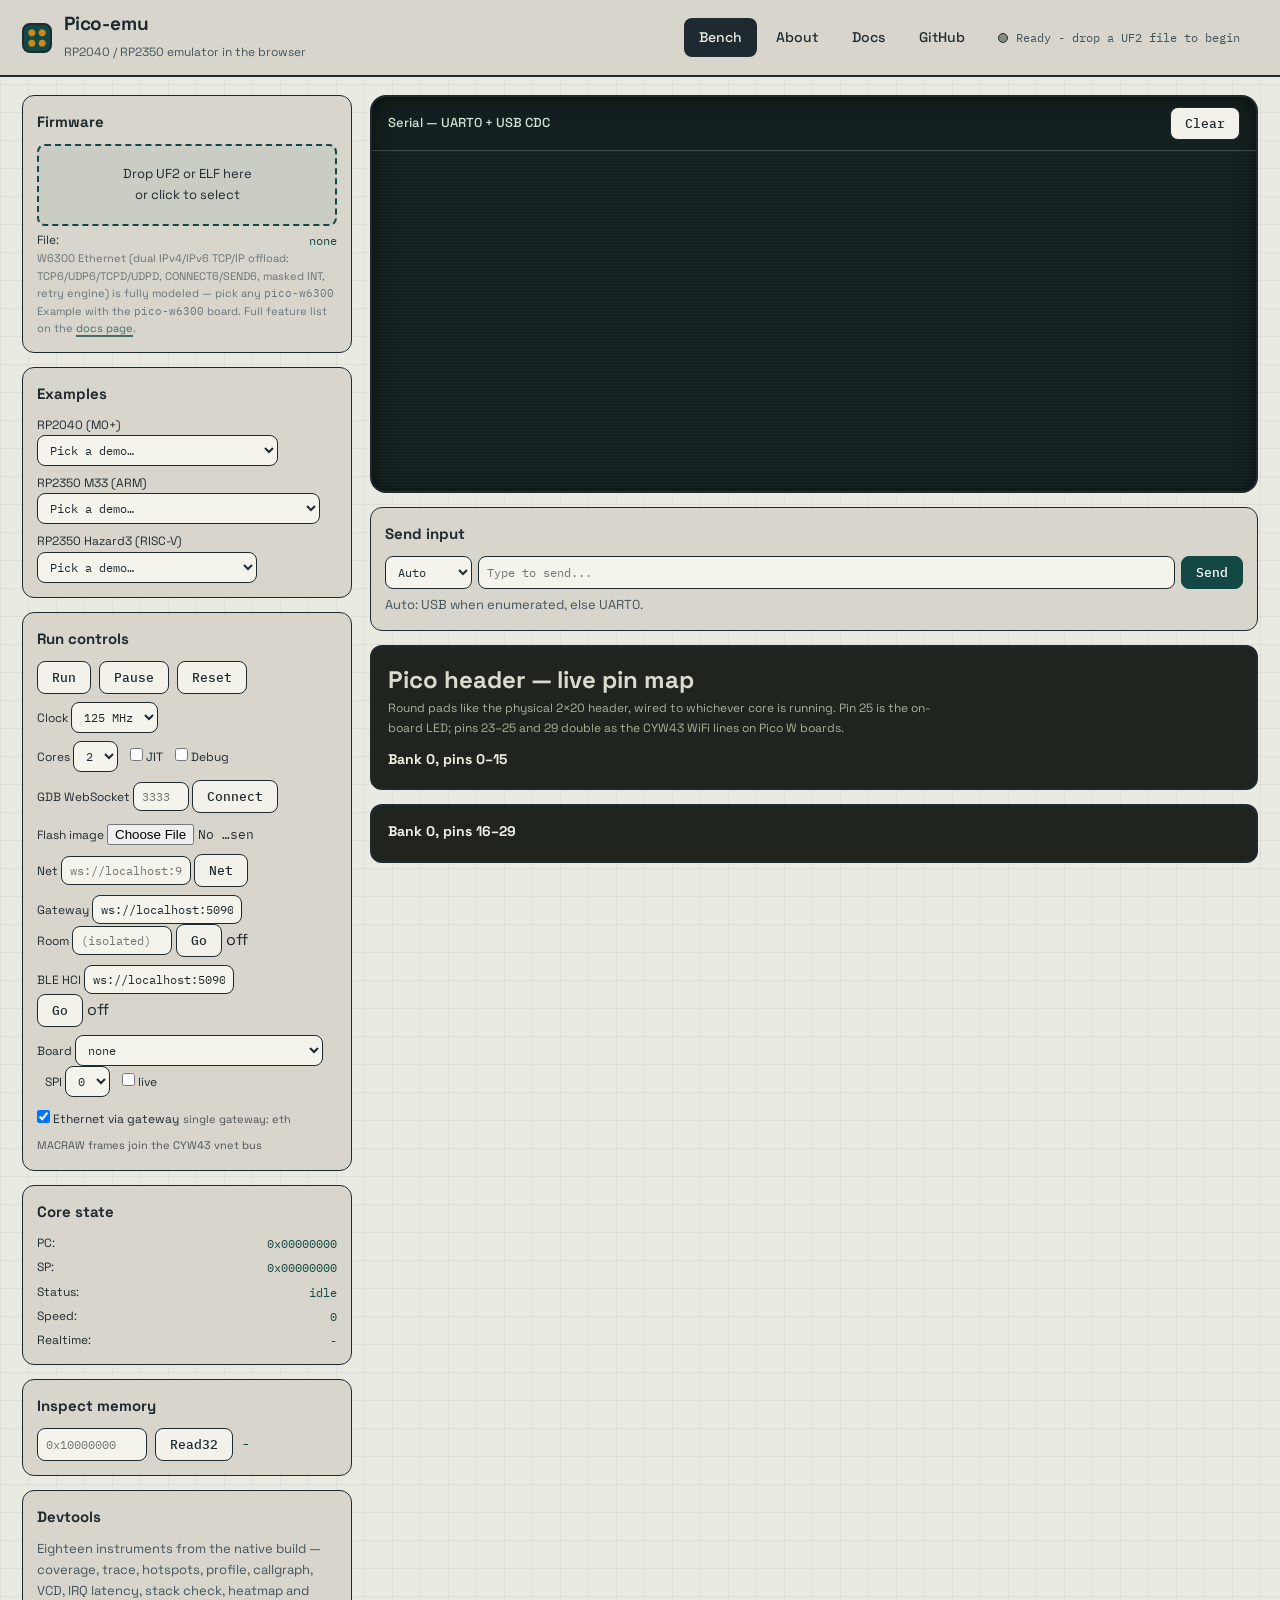
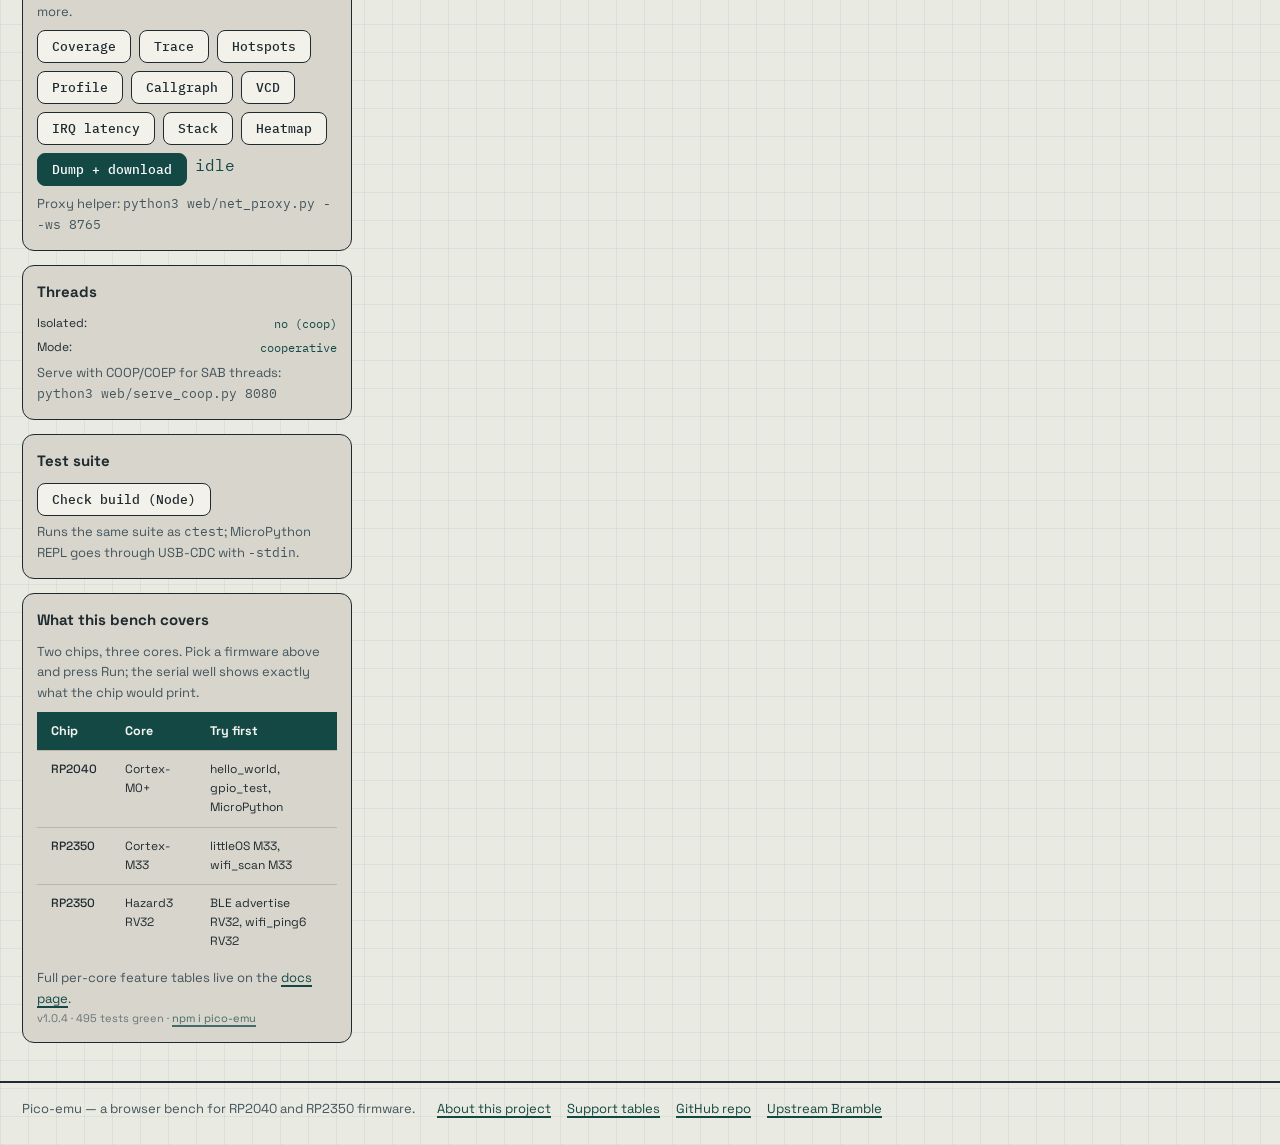
<file: web/index.html>
<!DOCTYPE html>
<html lang="en">
<head>
<meta charset="UTF-8">
<meta name="viewport" content="width=device-width, initial-scale=1.0">
<title>Pico-emu WASM - RP2350 Emulator</title>
<meta name="description" content="Pico-emu: a browser RP2040/RP2350 emulator. Load real UF2 firmware and watch it run.">
<link rel="icon" type="image/png" href="./picoemu-logo.png">
<link rel="preconnect" href="https://fonts.googleapis.com">
<link rel="preconnect" href="https://fonts.gstatic.com" crossorigin>
<link href="https://fonts.googleapis.com/css2?family=Space+Grotesk:wght@400;500;700&family=IBM+Plex+Mono:wght@400;500&display=swap" rel="stylesheet">
<link rel="stylesheet" href="./site.css">
</head>
<body>

<header class="faceplate">
  <a class="brand" href="./index.html" aria-label="Pico-emu home">
    <span class="brand-mark" aria-hidden="true"></span>
    <span>
      <span class="brand-name">Pico-emu</span><br>
      <span class="brand-sub">RP2040 / RP2350 emulator in the browser</span>
    </span>
  </a>
  <nav class="site-nav" aria-label="Site">
    <a href="./index.html" aria-current="page">Bench</a>
    <a href="./about.html">About</a>
    <a href="./docs.html">Docs</a>
    <a href="https://github.com/danish9661/pico-emulator">GitHub</a>
  </nav>
  <span class="status-cluster"><span class="status-led" id="run-led" aria-hidden="true"></span><span class="status" id="status">Loading…</span></span>
  <span class="status" id="perf-info"></span>
</header>

<div class="bench">
  <div class="rail">
    <div class="panel">
      <h3>Firmware</h3>
      <div class="drop-zone" id="drop-zone">
        Drop UF2 or ELF here<br>or click to select
        <input type="file" id="file-input" accept=".uf2,.elf,.bin" style="display:none">
      </div>
      <div class="info-row"><span>File:</span><span class="info-val" id="fw-name">none</span></div>
      <p style="font-size:11px;opacity:.75">W6300 Ethernet (dual IPv4/IPv6 TCP/IP offload: TCP6/UDP6/TCPD/UDPD, CONNECT6/SEND6, masked INT, retry engine) is fully modeled — pick any <code>pico-w6300</code> Example with the <code>pico-w6300</code> board. Full feature list on the <a href="./docs.html">docs page</a>.</p>
    </div>

    <div class="panel">
      <h2>Examples</h2>
      <div style="display:flex;flex-direction:column;gap:8px">
        <label>RP2040 (M0+)
          <select id="demo-rp2040" onchange="demoPicked(this)">
            <option value="">Pick a demo…</option>
            <option value="hello_world.uf2">hello_world</option>
            <option value="gpio_test.uf2">gpio_test</option>
            <option value="timer_test.uf2">timer</option>
            <option value="interrupt_test.uf2">interrupt</option>
            <option value="name_prompt.uf2">name_prompt</option>
            <option value="littleos.uf2">littleOS</option>
            <option value="micropython_rp2040.uf2">MicroPython</option>
            <option value="spi_test.uf2">SPI 0x4003C000</option>
            <option value="i2c_test.uf2">I2C 0x40044000</option>
            <option value="pwm_test.uf2">PWM</option>
            <option value="adc_test.uf2">ADC</option>
            <option value="dma_test.uf2">DMA</option>
            <option value="pio_test.uf2">PIO</option>
            <option value="usb_test.uf2">USB</option>
            <option value="hello_usb.uf2">hello_usb CDC</option>
            <option value="clocks_test.uf2">Clocks</option>
            <option value="psm_test.uf2">PSM</option>
            <option value="fp_test.uf2">FP dbl</option>
            <option value="ws2812_test.uf2">WS2812</option>
            <option value="rtc_test.uf2">RTC</option>
            <option value="uart_echo.uf2">UART echo</option>
            <option value="wifi_scan.uf2">WiFi scan</option>
            <option value="wifi_ping.uf2">WiFi ping</option>
            <option value="wifi_webserver.uf2">WiFi webserver</option>
            <option value="eth_dhcp.uf2">ETH DHCP (pico-eth)</option>
            <option value="eth_dhcp6300.uf2">ETH DHCP (pico-w6300)</option>
            <option value="ethdhcp6300_arduino.uf2">ETH DHCP Arduino (pico-w6300)</option>
            <option value="eth_http.uf2">ETH HTTP (pico-eth)</option>
            <option value="eth_http6300.uf2">ETH HTTP (pico-w6300)</option>
            <option value="ble_adv.uf2">BLE advertise M0+ (CYW43)</option>
          </select>
        </label>
        <label>RP2350 M33 (ARM)
          <select id="demo-m33" onchange="demoPicked(this)">
            <option value="">Pick a demo…</option>
            <option value="littleos_pico2.uf2">littleOS M33</option>
            <option value="hello_world_pico2.uf2">Hello M33</option>
            <option value="gpio_test_pico2.uf2">GPIO M33</option>
            <option value="timer_test_pico2.uf2">Timer M33</option>
            <option value="micropython_rp2350.uf2">MicroPython</option>
            <option value="spi_test_pico2.uf2">SPI M33</option>
            <option value="i2c_test_pico2.uf2">I2C M33</option>
            <option value="pwm_test_pico2.uf2">PWM M33</option>
            <option value="adc_test_pico2.uf2">ADC M33</option>
            <option value="dma_test_pico2.uf2">DMA M33</option>
            <option value="pio_test_pico2.uf2">PIO M33</option>
            <option value="usb_test_pico2.uf2">USB M33</option>
            <option value="clocks_test_pico2.uf2">Clocks M33</option>
            <option value="psm_test_pico2.uf2">PSM M33</option>
            <option value="fp_test_pico2.uf2">FP M33</option>
            <option value="ws2812_test_pico2.uf2">WS2812 M33</option>
            <option value="rtc_test_pico2.uf2">RTC M33</option>
            <option value="uart_echo_pico2.uf2">Echo M33</option>
            <option value="interrupt_test_pico2.uf2">IRQ M33</option>
            <option value="name_prompt_pico2.uf2">Name M33</option>
            <option value="wifi_scan_pico2.uf2">WiFi scan M33</option>
            <option value="wifi_ping_pico2.uf2">WiFi ping M33</option>
            <option value="wifi_webserver_pico2.uf2">WiFi webserver M33</option>
            <option value="eth_dhcp_pico2.uf2">ETH DHCP M33 (pico-eth2)</option>
            <option value="eth_dhcp6300_pico2.uf2">ETH DHCP M33 (pico-w6300-2)</option>
            <option value="ethdhcp6300_arduino_pico2.uf2">ETH DHCP Arduino M33 (pico-w6300-2)</option>
            <option value="eth_http_pico2.uf2">ETH HTTP M33 (pico-eth2)</option>
            <option value="eth_http6300_pico2.uf2">ETH HTTP M33 (pico-w6300-2)</option>
            <option value="ble_adv_pico2.uf2">BLE advertise M33 (CYW43)</option>
          </select>
        </label>
        <label>RP2350 Hazard3 (RISC-V)
          <select id="demo-rv32" onchange="demoPicked(this)">
            <option value="">Pick a demo…</option>
            <option value="littleos_pico2_riscv.uf2">littleOS RV32</option>
            <option value="hello_rv32.uf2">Hello RV32</option>
            <option value="gpio_rv32.uf2">GPIO RV32</option>
            <option value="timer_rv32.uf2">Timer RV32</option>
            <option value="interrupt_rv32.uf2">IRQ RV32</option>
            <option value="dualcore_rv32.uf2">Dual RV32</option>
            <option value="spi_rv32.uf2">SPI RV32</option>
            <option value="i2c_rv32.uf2">I2C RV32</option>
            <option value="pwm_rv32.uf2">PWM RV32</option>
            <option value="adc_rv32.uf2">ADC RV32</option>
            <option value="dma_rv32.uf2">DMA RV32</option>
            <option value="pio_rv32.uf2">PIO RV32</option>
            <option value="usb_rv32.uf2">USB RV32</option>
            <option value="clocks_rv32.uf2">Clocks RV32</option>
            <option value="psm_rv32.uf2">PSM RV32</option>
            <option value="ws2812_rv32.uf2">WS2812 RV32</option>
            <option value="rtc_rv32.uf2">RTC RV32</option>
            <option value="uart_echo_rv32.uf2">Echo RV32</option>
            <option value="name_prompt_rv32.uf2">Name RV32</option>
            <option value="wifi_rv32.uf2">WiFi SPI RV32</option>
            <option value="wifi_scan_rv32.uf2">WiFi scan RV32</option>
            <option value="wifi_ping_rv32.uf2">WiFi ping RV32</option>
            <option value="wifi_join_rv32.uf2">WiFi join RV32</option>
            <option value="wifi_ping6_rv32.uf2">WiFi ping6 RV32</option>
            <option value="wifi_webserver_rv32.uf2">WiFi webserver RV32</option>
            <option value="wifi_ble_adv_rv32.uf2">BLE advertise RV32</option>
            <option value="wifi_ble_gatt_rv32.uf2">BLE GATT RV32</option>
            <option value="eth_dhcp_rv32.uf2">ETH DHCP RV32 (pico-eth)</option>
            <option value="eth_dhcp6300_rv32.uf2">ETH DHCP RV32 (pico-w6300)</option>
            <option value="eth_http_rv32.uf2">ETH HTTP RV32 (pico-eth)</option>
            <option value="eth_http6300_rv32.uf2">ETH HTTP RV32 (pico-w6300)</option>
          </select>
        </label>
      </div>
    </div>

    <div class="panel">
      <h2>Run controls</h2>
      <div class="btn-row">
        <button class="btn" id="btn-run">Run</button>
        <button class="btn" id="btn-pause">Pause</button>
        <button class="btn" id="btn-reset">Reset</button>
      </div>
      <div style="margin-top:8px">
        <label>Clock
        <select id="clock-select">
          <option value="1">1 MHz</option>
          <option value="12">12 MHz</option>
          <option value="50">50 MHz</option>
          <option value="125" selected>125 MHz</option>
          <option value="150">150 MHz</option>
          <option value="250">250 MHz</option>
        </select>
        </label>
      </div>
      <div style="margin-top:8px">
        <label>Cores <select id="cores-select"><option value="1">1</option><option value="2" selected>2</option></select></label>
        <label style="margin-left:8px"><input type="checkbox" id="chk-jit"> JIT</label>
        <label style="margin-left:8px"><input type="checkbox" id="chk-debug"> Debug</label>
      </div>
      <div style="margin-top:8px">
        <label>GDB WebSocket <input id="gdb-port" placeholder="3333" style="width:56px"> <button class="btn" onclick="connectGDB()">Connect</button></label>
      </div>
      <div style="margin-top:8px">
        <label>Flash image <input id="flash-file" type="file" style="width:150px"></label>
      </div>
      <div style="margin-top:8px">
        <label>Net <input id="net-url" placeholder="ws://localhost:9999" style="width:130px"> <button class="btn" onclick="connectNet()">Net</button></label>
      </div>
      <div style="margin-top:8px">
        <label>Gateway <input id="gw-url" placeholder="ws://localhost:5090/api/network-gateway" style="width:150px" value="ws://localhost:5090/api/network-gateway"></label><br>
        <label>Room <input id="gw-room" placeholder="(isolated)" style="width:100px"></label>
        <button class="btn" onclick="connectGateway()">Go</button>
        <span id="gw-status">off</span>
      </div>
      <div style="margin-top:8px">
        <label>BLE HCI <input id="ble-url" placeholder="ws://localhost:5090/api/ble-gateway" style="width:150px" value="ws://localhost:5090/api/ble-gateway"></label><br>
        <button class="btn" onclick="connectBleHci()">Go</button>
        <span id="ble-status">off</span>
      </div>
      <div style="margin-top:8px">
        <label>Board <select id="board-select"><option value="">none</option><option value="pico-eth">pico-eth (W5500-EVB-Pico)</option><option value="pico-eth2">pico-eth2 (W5500-EVB-Pico2)</option><option value="pico-w6300">pico-w6300 (W6300-EVB-Pico)</option><option value="pico-w6300-2">pico-w6300-2 (W6300-EVB-Pico2)</option></select></label>
        <label style="margin-left:8px">SPI <select id="board-spi"><option value="0">0</option><option value="1">1</option></select></label>
        <label style="margin-left:8px"><input type="checkbox" id="chk-board-live"> live</label>
      </div>
      <div style="margin-top:8px">
        <label><input type="checkbox" id="chk-eth-gw" checked> Ethernet via gateway</label>
        <span style="font-size:11px;opacity:.75">single gateway: eth MACRAW frames join the CYW43 vnet bus</span>
      </div>
    </div>

    <div class="panel">
      <h2>Core state</h2>
      <div class="info-row"><span>PC:</span><span class="info-val" id="core-pc">0x00000000</span></div>
      <div class="info-row"><span>SP:</span><span class="info-val" id="core-sp">0x00000000</span></div>
      <div class="info-row"><span>Status:</span><span class="info-val" id="core-status">idle</span></div>
      <div class="info-row"><span>Speed:</span><span class="info-val" id="core-mips">0</span></div>
      <div class="info-row"><span>Realtime:</span><span class="info-val" id="core-speed">-</span></div>
    </div>

    <div class="panel">
      <h2>Inspect memory</h2>
      <div class="btn-row">
        <input type="text" id="mem-addr" placeholder="0x10000000"
               style="width:110px">
        <button class="btn" id="btn-read-mem">Read32</button>
        <span class="info-val" id="mem-val" style="line-height:30px">-</span>
      </div>
    </div>

    <div class="panel">
      <h2>Devtools</h2>
      <p style="margin-bottom:8px">Eighteen instruments from the native build — coverage, trace, hotspots, profile, callgraph, VCD, IRQ latency, stack check, heatmap and more.</p>
      <div class="btn-row">
        <button class="btn" onclick="devStart('coverage')">Coverage</button>
        <button class="btn" onclick="devStart('trace')">Trace</button>
        <button class="btn" onclick="devStart('hotspots')">Hotspots</button>
        <button class="btn" onclick="devStart('profile')">Profile</button>
        <button class="btn" onclick="devStart('callgraph')">Callgraph</button>
        <button class="btn" onclick="devStart('vcd')">VCD</button>
        <button class="btn" onclick="devStart('irq')">IRQ latency</button>
        <button class="btn" onclick="devStart('stack')">Stack</button>
        <button class="btn" onclick="devStart('heatmap')">Heatmap</button>
      </div>
      <div class="btn-row" style="margin-top:8px">
        <button class="btn primary" onclick="devDump()">Dump + download</button>
        <span class="info-val" id="dev-status">idle</span>
      </div>
      <p style="margin-top:8px">Proxy helper: <code>python3 web/net_proxy.py --ws 8765</code></p>
    </div>

    <div class="panel">
      <h2>Threads</h2>
      <div class="info-row"><span>Isolated:</span><span class="info-val" id="sb-status">?</span></div>
      <div class="info-row"><span>Mode:</span><span class="info-val" id="thread-mode">cooperative</span></div>
      <p style="margin-top:6px">Serve with COOP/COEP for SAB threads:<br><code>python3 web/serve_coop.py 8080</code></p>
    </div>

    <div class="panel">
      <h2>Test suite</h2>
      <div class="btn-row">
        <button class="btn" onclick="runWasmTests()">Check build (Node)</button>
      </div>
      <p style="margin-top:6px">Runs the same suite as <code>ctest</code>; MicroPython REPL goes through USB-CDC with <code>-stdin</code>.</p>
    </div>

    <div class="panel">
      <h2>What this bench covers</h2>
      <p style="margin-bottom:8px">Two chips, three cores. Pick a firmware above and press Run; the serial well shows exactly what the chip would print.</p>
      <table class="support" style="min-width:0;font-size:12px">
        <thead><tr><th scope="col">Chip</th><th scope="col">Core</th><th scope="col">Try first</th></tr></thead>
        <tbody>
          <tr><td>RP2040</td><td>Cortex-M0+</td><td>hello_world, gpio_test, MicroPython</td></tr>
          <tr><td>RP2350</td><td>Cortex-M33</td><td>littleOS M33, wifi_scan M33</td></tr>
          <tr><td>RP2350</td><td>Hazard3 RV32</td><td>BLE advertise RV32, wifi_ping6 RV32</td></tr>
        </tbody>
      </table>
      <p style="margin-top:8px">Full per-core feature tables live on the <a href="./docs.html">docs page</a>.</p>
      <p style="font-size:11px;opacity:.75">v1.0.4 · 495 tests green · <a href="https://www.npmjs.com/package/pico-emu">npm i pico-emu</a></p>
    </div>
  </div>

  <div class="stage">
    <div class="serial-shell">
      <div class="serial-bar">
        <span>Serial — UART0 + USB CDC</span>
        <button class="btn" id="btn-clear">Clear</button>
      </div>
      <div id="serial-output" role="log" aria-label="Firmware serial output" aria-live="polite"></div>
    </div>
    <div class="panel">
      <h2>Send input</h2>
      <div style="display:flex;gap:6px;flex-wrap:wrap">
        <select id="port-select" aria-label="Console port" style="max-width:130px">
          <option value="auto">Auto</option>
          <option value="uart0">UART0</option>
          <option value="uart1">UART1</option>
          <option value="usb">USB CDC</option>
        </select>
        <input type="text" id="uart-input" placeholder="Type to send..."
               style="flex:1;min-width:140px">
        <button class="btn primary" id="btn-send">Send</button>
      </div>
      <p style="margin-top:6px" id="port-hint">Auto: USB when enumerated, else UART0.</p>
    </div>
    <div class="gpio-board">
      <h2>Pico header — live pin map</h2>
      <p class="gpio-note">Round pads like the physical 2×20 header, wired to whichever core is running. Pin 25 is the on-board LED; pins 23–25 and 29 double as the CYW43 WiFi lines on Pico W boards.</p>
      <h3>Bank 0, pins 0–15</h3>
      <div class="gpio-grid" id="gpio-low"></div>
    </div>
    <div class="gpio-board">
      <h3>Bank 0, pins 16–29</h3>
      <div class="gpio-grid" id="gpio-high"></div>
    </div>
  </div>
</div>

<footer class="page-footer">
  <span>Pico-emu — a browser bench for RP2040 and RP2350 firmware.</span>
  <nav aria-label="Footer">
    <a href="./about.html">About this project</a>
    <a href="./docs.html">Support tables</a>
    <a href="https://github.com/danish9661/pico-emulator">GitHub repo</a>
    <a href="https://github.com/Night-Traders-Dev/Bramble">Upstream Bramble</a>
  </nav>
</footer>

<script type="module">
import PicoemuModule from './picoemu.wasm.js';

let mod = null;
let running = false;
let rafId = null;
// Measured 2026-09-13 (Node 22, x86-64, hello_rv32): ~24 MIPS flat for
// 100k-2.5M chunks; littleOS/wifi ~18-26 MIPS (peripheral-heavy paths
// cost more per step). 500k steps ~= 21-28ms wall -> fits a 60fps frame
// with headroom for UART/GPIO/DOM; 2.5M ~= 103-140ms and janks the tab.
// Full 125MHz realtime would need 125 MIPS, so guests run ~1/6 realtime.
const CYCLES_PER_FRAME = 500_000;
let lastFrameTime = 0;
let totalInstructions = 0;
let mipsWindowSteps = 0;   // steps since last MIPS sample (rate, not average)
let mipsWindowStart = 0;   // performance.now() at window start
let mipsShown = 0;         // last displayed MIPS (1s window, throttled)
let uartText = '';

const $ = id => document.getElementById(id);
const serialEl = $('serial-output');

function appendSerial(ch) {
  uartText += ch;
  if (uartText.length > 10000) uartText = uartText.slice(-8000);
  serialEl.textContent = uartText;
  serialEl.scrollTop = serialEl.scrollHeight;
}

function setRunning_ui(on) {
  running = on;
  const led = $('run-led');
  if (led) led.classList.toggle('live', !!on);
}

function updateGpio() {
  const lo = $('gpio-low');
  const hi = $('gpio-high');
  if (!lo.children.length) {
    for (let i = 0; i < 16; i++) lo.innerHTML += `<div class="gpio-pin" id="gpio-${i}">${i}</div>`;
    for (let i = 16; i < 30; i++) hi.innerHTML += `<div class="gpio-pin" id="gpio-${i}">${i}</div>`;
  }
  for (let i = 0; i < 30; i++) {
    const val = mod._picoemu_get_gpio_raw(i) || mod._picoemu_get_gpio(i);
    const el = $(`gpio-${i}`);
    if (el) el.className = 'gpio-pin ' + (val ? 'high' : 'low');
  }
}

function updateCoreState() {
  const pcBuf = mod._malloc(4);
  const spBuf = mod._malloc(4);
  mod._picoemu_get_core_state(0, pcBuf, spBuf);
  const pc = mod.HEAPU32[pcBuf >> 2];
  const sp = mod.HEAPU32[spBuf >> 2];
  mod._free(pcBuf);
  mod._free(spBuf);
  $('core-pc').textContent = '0x' + pc.toString(16).padStart(8, '0');
  $('core-sp').textContent = '0x' + sp.toString(16).padStart(8, '0');
  let st = mod._picoemu_is_halted() ? 'halted' : 'running';
  try { if (mod._picoemu_gdb_is_hit()) st = 'gdb-stop core' + mod._picoemu_gdb_hit_core(); } catch(e) {}
  $('core-status').textContent = st;
}

function frame() {
  if (!running) return;

  const now = performance.now();
  const elapsed = now - lastFrameTime;
  if (elapsed > 16) {
    const steps = mod._picoemu_step(CYCLES_PER_FRAME);
    totalInstructions += steps;

    // pump guest ETH frames -> gateway WebSocket (raw, no prefix)
    try {
      const gw = window.picoemuGW;
      if (gw && gw.readyState === 1) {
        for (let i = 0; i < 16; i++) {
          const ptr = mod._malloc(2048);
          const got = mod._picoemu_eth_pop_tx(ptr, 2048);
          if (got <= 0) { mod._free(ptr); break; }
          gw.send(mod.HEAPU8.slice(ptr, ptr + got));
          mod._free(ptr);
        }
      }
    } catch(e) {}

    // pump guest BLE HCI frames -> ble-gateway WebSocket (raw H4)
    try {
      const bh = window.picoemuBleHci;
      if (bh && bh.readyState === 1) {
        for (let i = 0; i < 16; i++) {
          const ptr = mod._malloc(2048);
          const got = mod._picoemu_bt_hci_pop_tx(ptr, 2048);
          if (got <= 0) { mod._free(ptr); break; }
          bh.send(mod.HEAPU8.slice(ptr, ptr + got));
          mod._free(ptr);
        }
      }
    } catch(e) {}

    // pump GDB TX -> WebSocket (non-blocking RSP)
    try {
      const n = mod._picoemu_gdb_tx_len();
      if (n > 0 && window.picoemuGDB && window.picoemuGDB.readyState === 1) {
        const ptr = mod._malloc(n);
        const got = mod._picoemu_gdb_pop_tx(ptr, n);
        window.picoemuGDB.send(mod.HEAPU8.slice(ptr, ptr + got));
        mod._free(ptr);
      }
    } catch(e) {}

    // pump W5500/W6300 proxy TX -> net-proxy WebSocket (CONNECT/LISTEN/CLOSE/SEND).
    // Same shared net_proxy as the Net panel; NOT the OpenHW gateway — the
    // offload chips speak socket-level TCP/UDP, not raw ETH (see docs note).
    // W6300 pumps identically through its own queue/exports (incl. v6 framing).
    try {
      const ns = window.picoemuNetSocket;
      if (ns && ns.readyState === 1) {
        let budget = 0;
        try { budget = mod._picoemu_w5500_tx_len(); } catch(e2) { budget = 0; }
        if (budget > 0) {
          const ptr = mod._malloc(Math.min(budget, 8192));
          const got = mod._picoemu_w5500_pop_tx(ptr, Math.min(budget, 8192));
          if (got > 0) ns.send(mod.HEAPU8.slice(ptr, ptr + got));
          mod._free(ptr);
        }
        let b6300 = 0;
        try { b6300 = mod._picoemu_w6300_tx_len(); } catch(e2) { b6300 = 0; }
        if (b6300 > 0) {
          const ptr = mod._malloc(Math.min(b6300, 8192));
          const got = mod._picoemu_w6300_pop_tx(ptr, Math.min(b6300, 8192));
          if (got > 0) ns.send(mod.HEAPU8.slice(ptr, ptr + got));
          mod._free(ptr);
        }
      }
    } catch(e) {}

    let ch;
    while ((ch = mod._picoemu_read_uart(0)) !== -1) appendSerial(String.fromCharCode(ch));

    updateCoreState();
    updateGpio();
    try { updatePortHint(); } catch(e) {}

    // Instantaneous emulator speed: steps done in THIS frame over its own
    // wall time (was: total-since-boot / frame-dt, which decayed forever).
    // MIPS text refreshes at ~1Hz (native -status parity); realtime % uses
    // the selected guest clock (full 125MHz needs ~125 MIPS).
    mipsWindowSteps += steps;
    if (!mipsWindowStart) mipsWindowStart = lastFrameTime || now;
    const winDt = now - mipsWindowStart;
    if (winDt >= 1000) {
      mipsShown = (mipsWindowSteps / winDt) * 1000 / 1e6;
      mipsWindowSteps = 0;
      mipsWindowStart = now;
    } else if (!isFinite(mipsShown)) {
      mipsShown = 0;
    }
    const mips = mipsShown.toFixed(1);
    const mhz = parseInt(($('clock-select') || {}).value || '125', 10) || 125;
    const pct = ((mipsShown / mhz) * 100).toFixed(0);
    $('core-mips').textContent = `${mips} MIPS`;
    $('core-speed').textContent = `${pct}% of ${mhz}MHz`;
    $('perf-info').textContent = `${mips} MIPS (${pct}% of ${mhz}MHz) | ${(totalInstructions/1e6).toFixed(1)}M total`;

    lastFrameTime = now;
  }

  rafId = requestAnimationFrame(frame);
}

$('btn-run').onclick = () => {
  if (!mod) return;
  setRunning_ui(true);
  lastFrameTime = performance.now();
  mipsWindowSteps = 0;
  mipsWindowStart = lastFrameTime;
  frame();
  $('status').textContent = 'Running';
};

$('btn-pause').onclick = () => {
  setRunning_ui(false);
  if (rafId) cancelAnimationFrame(rafId);
  $('status').textContent = 'Paused';
};

$('btn-reset').onclick = () => {
  if (!mod) return;
  setRunning_ui(false);
  if (rafId) cancelAnimationFrame(rafId);
  mod._picoemu_reset();
  uartText = '';
  serialEl.textContent = '';
  totalInstructions = 0;
  mipsWindowSteps = 0;
  mipsWindowStart = 0;
  mipsShown = 0;
  $('core-mips').textContent = '0 MIPS';
  $('core-speed').textContent = '-';
  $('perf-info').textContent = '';
  updateCoreState();
  $('status').textContent = 'Reset';
};

$('clock-select').onchange = (e) => {
  if (!mod) return;
  mod._picoemu_set_clock(parseInt(e.target.value));
};

$('btn-clear').onclick = () => { uartText = ''; serialEl.textContent = ''; };

function sendBytes(port, text) {
  // CR submits the line: USB REPLs (MicroPython) want raw CR, UART shells
  // get CR->LF. Sent only when there is text to submit.
  let hasPort = false;
  try { hasPort = typeof mod._picoemu_write_uart_port === 'function'; } catch(e) {}
  const writeUartPort = (n, code) => {
    try {
      if (hasPort) { mod._picoemu_write_uart_port(n, code); return; }
    } catch(e) {}
    if (n === 0) mod._picoemu_write_uart(code);
  };
  const writeUsbRaw = (code) => {
    try {
      if (mod._picoemu_write_usb) {
        if (mod._picoemu_write_usb(code)) return;
      }
    } catch(e) {}
    mod._picoemu_write_uart(code);
  };
  const pushLine = (codes) => {
    if (port === 'uart1') {
      for (const c of codes) writeUartPort(1, c);
      if (codes.length) writeUartPort(1, 13);
    } else if (port === 'uart0') {
      for (const c of codes) writeUartPort(0, c);
      if (codes.length) writeUartPort(0, 13);
    } else if (port === 'usb') {
      for (const c of codes) writeUsbRaw(c);
      if (codes.length) writeUsbRaw(13);
    } else {
      for (const c of codes) mod._picoemu_write_uart(c);
      if (codes.length) mod._picoemu_write_uart(13);
    }
  };
  pushLine([...text].map(ch => ch.charCodeAt(0)));
}

function updatePortHint() {
  const hint = $('port-hint');
  if (!hint || !mod) return;
  let u0 = 0, u1 = 0, usb = 0;
  try { u0 = mod._picoemu_uart_active ? mod._picoemu_uart_active(0) : 1; } catch(e) {}
  try { u1 = mod._picoemu_uart_active ? mod._picoemu_uart_active(1) : 0; } catch(e) {}
  try { usb = mod._picoemu_usb_active ? mod._picoemu_usb_active() : 0; } catch(e) {}
  const live = [];
  if (u0) live.push('UART0');
  if (u1) live.push('UART1');
  if (usb) live.push('USB CDC');
  hint.textContent = live.length
    ? `Live: ${live.join(' + ')}. UART1 appears once firmware enables it.`
    : 'No console active yet — run firmware first.';
}

$('btn-send').onclick = () => {
  if (!mod) return;
  const text = $('uart-input').value;
  const port = ($('port-select') || {}).value || 'auto';
  sendBytes(port, text);
  $('uart-input').value = '';
};

$('uart-input').onkeydown = (e) => {
  if (e.key === 'Enter') $('btn-send').click();
};

$('btn-read-mem').onclick = () => {
  if (!mod) return;
  const addr = parseInt($('mem-addr').value, 16);
  if (isNaN(addr)) return;
  const val = mod._picoemu_mem_read32(addr);
  $('mem-val').textContent = '0x' + (val >>> 0).toString(16).padStart(8, '0');
};

async function loadFirmware(data, name) {
  if (!mod) return;
  setRunning_ui(false);
  if (rafId) cancelAnimationFrame(rafId);

  // Auto-detect arch from filename
  const isRV = /riscv|rv32/i.test(name);
  const isPico2 = /pico2/i.test(name);
  const arch = isRV ? 1 : (isPico2 ? 2 : 0);
  mod._picoemu_init(arch);
  mod._picoemu_set_clock(parseInt($('clock-select').value));
  try {
    mod._picoemu_set_cores(parseInt($('cores-select').value || '2'));
    mod._picoemu_set_jit($('chk-jit')?.checked ? 1 : 0);
    mod._picoemu_set_debug($('chk-debug')?.checked ? 1 : 0, -1);
  } catch(e) {}

  uartText = '';
  serialEl.textContent = '';
  totalInstructions = 0;
  mipsWindowSteps = 0;
  mipsWindowStart = 0;
  mipsShown = 0;
  $('fw-name').textContent = name;

  const ptr = mod._malloc(data.length);
  mod.HEAPU8.set(data, ptr);

  let blocks;
  if (name.endsWith('.uf2')) {
    blocks = mod._picoemu_load_uf2(ptr, data.length);
    $('status').textContent = `Loaded UF2 (${blocks} blocks)`;
  } else {
    blocks = mod._picoemu_load_elf(ptr, data.length);
    $('status').textContent = blocks ? 'Loaded ELF' : 'ELF load failed';
  }
  mod._free(ptr);
  mod._picoemu_reset();

  // Keep the chosen firmware name visible: drop-zone loads and failed
  // preset fetches clear all arch dropdowns back to "Pick a demo…".
  const presetHit = ['demo-rp2040', 'demo-m33', 'demo-rv32']
    .map(id => $(id)).find(s => s && s.value === name);
  for (const id of ['demo-rp2040', 'demo-m33', 'demo-rv32']) {
    const s = $(id);
    if (!s) continue;
    if (presetHit) { if (s !== presetHit) s.selectedIndex = 0; }
    else s.selectedIndex = 0;
  }
  // pico-eth/pico-eth2 board (WIZnet W5500-EVB-Pico/Pico2): separate SPI
  // board, off by default. picoemu_init detaches, so re-apply the UI
  // selection here. Pico2 wiring is identical; only the SoC differs.
  // pico-w6300/pico-w6300-2 (WIZnet W6300-EVB-Pico/Pico2): QSPI-single
  // on the same PL022 path (CSn=16/RSTn=22/INTn=15).
  // Single-gateway default: MACRAW socket 0 joins the CYW43 vnet bus, so
  // the SAME Go gateway serves WiFi + Ethernet (no second bridge).
  try {
    const b = ($('board-select') || {}).value || '';
    if (b === 'pico-eth' || b === 'pico-eth2') {
      const spi = parseInt(($('board-spi') || {}).value || '0', 10) || 0;
      const live = $('chk-board-live')?.checked ? 1 : 0;
      mod._picoemu_board_eth(1, live, spi);
      try { mod._picoemu_w5500_gw_enable($('chk-eth-gw')?.checked ? 1 : 0); } catch(e2) {}
      $('status').textContent += ' + ' + b;
    } else if (b === 'pico-w6300' || b === 'pico-w6300-2') {
      const spi = parseInt(($('board-spi') || {}).value || '0', 10) || 0;
      const live = $('chk-board-live')?.checked ? 1 : 0;
      mod._picoemu_board_eth6300(1, live, spi);
      try { mod._picoemu_w6300_gw_enable($('chk-eth-gw')?.checked ? 1 : 0); } catch(e2) {}
      $('status').textContent += ' + ' + b;
    }
  } catch(e) {}

  $('status').textContent += ` - ${name}`;
  updateCoreState();
  try {
    const sel = $('port-select');
    if (sel) {
      const wantUsb = /micropython|hello_usb|usb/i.test(name);
      if (wantUsb) sel.value = 'usb';
      else if (sel.value === 'usb' && !wantUsb) sel.value = 'auto';
    }
  } catch(e) {}
  updatePortHint();
}
window.loadPreset = async (name) => {
  $('status').textContent = `Fetching ${name}...`;
  try {
    const res = await fetch('./' + name);
    if (!res.ok) throw new Error(`HTTP ${res.status}`);
    const buf = new Uint8Array(await res.arrayBuffer());
    await loadFirmware(buf, name);
  } catch(e) { $('status').textContent = `Failed ${name}: ${e.message}`; }
};
// Keep the chosen firmware visible in its dropdown: the picked select holds
// its value, the other two arch selects fall back to "Pick a demo…".
window.demoPicked = (sel) => {
  if (!sel || !sel.value) return;
  for (const id of ['demo-rp2040', 'demo-m33', 'demo-rv32']) {
    if (id !== sel.id) {
      const other = $(id);
      if (other) other.selectedIndex = 0;
    }
  }
  window.loadPreset(sel.value);
};
// OpenHW-style network gateway: raw Ethernet frames <-> gVisor NAT/DHCP.
// Same protocol the ESP/STM32 simulators use: ws://host:5090/api/network-gateway[?sessionId=room]
window.connectGateway = () => {
  if (!mod) return;
  try { if (window.picoemuGW) window.picoemuGW.close(); } catch(e) {}
  let url = ($('gw-url').value || 'ws://localhost:5090/api/network-gateway').trim();
  const room = ($('gw-room').value || '').trim();
  if (room) url += (url.includes('?') ? '&' : '?') + 'sessionId=' + encodeURIComponent(room);
  const ws = new WebSocket(url);
  ws.binaryType = 'arraybuffer';
  ws.onopen = () => {
    $('gw-status').textContent = 'on';
    $('status').textContent = `Gateway ${url} open`;
    window.picoemuGW = ws;
    try { mod._picoemu_eth_set_uplink(1); } catch(e) {}
  };
  ws.onclose = () => {
    $('gw-status').textContent = 'off';
    if (window.picoemuGW === ws) window.picoemuGW = null;
    try { mod._picoemu_eth_set_uplink(0); } catch(e) {}
  };
  ws.onerror = () => { $('gw-status').textContent = 'err'; };
  ws.onmessage = (e) => {
    const arr = e.data instanceof ArrayBuffer ? new Uint8Array(e.data) : new Uint8Array(0);
    if (arr.length < 14 || arr.length > 1522) return;  // raw ETH frame only
    const ptr = mod._malloc(arr.length);
    mod.HEAPU8.set(arr, ptr);
    try { mod._picoemu_eth_push_rx(ptr, arr.length); } catch(err) {}
    mod._free(ptr);
  };
};
// BLE HCI uplink: raw H4 packets <-> Bumble/physical via gateway ble-gateway.
// Same protocol as cli.js --ble-hci: ws://host:5090/api/ble-gateway
window.connectBleHci = () => {
  if (!mod) return;
  try { if (window.picoemuBleHci) window.picoemuBleHci.close(); } catch(e) {}
  const url = ($('ble-url').value || 'ws://localhost:5090/api/ble-gateway').trim();
  const ws = new WebSocket(url);
  ws.binaryType = 'arraybuffer';
  ws.onopen = () => {
    $('ble-status').textContent = 'on';
    $('status').textContent = `BLE HCI ${url} open`;
    window.picoemuBleHci = ws;
    try { mod._picoemu_bt_hci_enable(1); } catch(e) {}
  };
  ws.onclose = () => {
    $('ble-status').textContent = 'off';
    if (window.picoemuBleHci === ws) window.picoemuBleHci = null;
    try { mod._picoemu_bt_hci_enable(0); } catch(e) {}
  };
  ws.onerror = () => { $('ble-status').textContent = 'err'; };
  ws.onmessage = (e) => {
    const arr = e.data instanceof ArrayBuffer ? new Uint8Array(e.data) : new Uint8Array(0);
    if (arr.length < 2 || arr.length > 1088) return;  // raw H4 packet only
    const ptr = mod._malloc(arr.length);
    mod.HEAPU8.set(arr, ptr);
    try { mod._picoemu_bt_hci_push_rx(ptr, arr.length); } catch(err) {}
    mod._free(ptr);
  };
};
window.connectGDB = () => {  // Proxy: python3 web/net_proxy.py --ws 8765 --gdb-tcp 3333
  // Browser WS /gdb <-> proxy TCP :3333 <-> arm-none-eabi-gdb
  const base = ($('net-url').value || 'ws://localhost:8765').replace(/\/uart\/?$/, '');
  const url = base.replace(/\/$/, '') + '/gdb';
  try {
    const ws = new WebSocket(url);
    ws.binaryType = 'arraybuffer';
    ws.onopen = () => {
      $('status').textContent = `GDB ${url} open -> :3333`;
      window.picoemuGDB = ws;
      try { mod._picoemu_gdb_enable(1); } catch(e) {}
    };
    const pushGdb = (u8) => {
      const ptr = mod._malloc(u8.length);
      mod.HEAPU8.set(u8, ptr);
      try { mod._picoemu_gdb_push_rx(ptr, u8.length); } catch(e) {}
      mod._free(ptr);
    };
    ws.onmessage = (e) => {
      const u8 = e.data instanceof ArrayBuffer ? new Uint8Array(e.data)
        : typeof e.data === 'string' ? new TextEncoder().encode(e.data) : new Uint8Array(e.data);
      pushGdb(u8);
    };
    // pump TX queue -> WS each frame
    if (!window._gdbPump) {
      window._gdbPump = setInterval(() => {
        try {
          const n = mod._picoemu_gdb_tx_len();
          if (n > 0 && window.picoemuGDB && window.picoemuGDB.readyState === 1) {
            const ptr = mod._malloc(n);
            const got = mod._picoemu_gdb_pop_tx(ptr, n);
            const out = mod.HEAPU8.slice(ptr, ptr + got);
            mod._free(ptr);
            window.picoemuGDB.send(out);
          }
          if (mod._picoemu_gdb_is_hit()) {
            $('core-status').textContent = 'gdb-stop core' + mod._picoemu_gdb_hit_core();
          }
        } catch(e) {}
      }, 16);
    }
    ws.onclose = () => { try { mod._picoemu_gdb_enable(0); } catch(e) {} };
    ws.onerror = () => $('status').textContent = `GDB ${url} error (run net_proxy.py)`;
  } catch(e){ $('status').textContent = `GDB err ${e.message}`; }
};
window.connectNet = () => {
  const url = $('net-url').value || 'ws://localhost:8765/uart';
  const isEth = /\/eth/.test(url);
  const wsUrl = isEth ? url : url;
  try {
    const ws = new WebSocket(wsUrl);
    ws.binaryType = 'arraybuffer';
    ws.onopen = () => {
      $('status').textContent = `Net ${wsUrl} open`;
      window.picoemuNetSocket = ws;
      try {
        mod._picoemu_net_set_connected(1); mod._picoemu_net_enable(1);
        // If a pico-eth board is selected, the proxy speaks for it
        // (same 8-socket model; picoemu_w5500_push_rx targets the board).
        // pico-w6300 behaves the same via picoemu_w6300_push_rx.
        // Single-gateway default keeps MACRAW on the shared vnet bus too.
        if ((($('board-select') || {}).value || '').startsWith('pico-eth')) {
          const spi = parseInt(($('board-spi') || {}).value || '0', 10) || 0;
          try { mod._picoemu_board_eth(1, 1, spi); } catch(e2) {}
          try { mod._picoemu_w5500_gw_enable($('chk-eth-gw')?.checked ? 1 : 0); } catch(e3) {}
        } else if ((($('board-select') || {}).value || '').startsWith('pico-w6300')) {
          const spi = parseInt(($('board-spi') || {}).value || '0', 10) || 0;
          try { mod._picoemu_board_eth6300(1, 1, spi); } catch(e2) {}
          try { mod._picoemu_w6300_gw_enable($('chk-eth-gw')?.checked ? 1 : 0); } catch(e3) {}
        }
      } catch(e) {}
    };
    ws.onmessage = (e) => {
      const arr = e.data instanceof ArrayBuffer ? new Uint8Array(e.data)
        : typeof e.data === 'string' ? new TextEncoder().encode(e.data) : new Uint8Array(0);
      if (!arr.length) return;
      // Demux proxy prefixes: W(sock,len,payload) / S(sock,1,code) / ETH frame / raw UART
      // Proxy DATA comes as [sock<8, len_lo, len_hi, payload...] (no magic).
      // When a pico-w6300 board is selected the same bytes go to the W6300.
      const w6300 = (($('board-select') || {}).value || '').startsWith('pico-w6300');
      const pushRx = (sock, ptr, len) => {
        try {
          if (w6300) mod._picoemu_w6300_push_rx(sock, ptr, len);
          else mod._picoemu_w5500_push_rx(sock, ptr, len);
        } catch(err) {}
      };
      const pushStatus = (sock, code) => {
        try {
          if (w6300) mod._picoemu_w6300_push_status(sock, code);
          else mod._picoemu_w5500_push_status(sock, code);
        } catch(err) {}
      };
      if (arr[0] < 8 && arr.length >= 3 && arr.length === 3 + (arr[1] | (arr[2] << 8)) && (arr[1] | (arr[2] << 8)) > 0) {
        const payload = arr.slice(3);
        const ptr = mod._malloc(payload.length);
        mod.HEAPU8.set(payload, ptr);
        pushRx(arr[0], ptr, payload.length);
        mod._free(ptr);
      } else if (arr[0] === 0x57 && arr.length >= 4) {
        const sock = arr[1], ln = arr[2] | (arr[3] << 8);
        const payload = arr.slice(4, 4 + ln);
        const ptr = mod._malloc(payload.length);
        mod.HEAPU8.set(payload, ptr);
        pushRx(sock, ptr, payload.length);
        mod._free(ptr);
      } else if (arr[0] === 0x53 && arr.length >= 4) {
        pushStatus(arr[1], arr[3]);
      } else if (arr.length >= 6 && arr[0] === 0x45 && arr[1] === 0x54 && arr[2] === 0x48) {
        const ln = arr[4] | (arr[5] << 8);
        const frame = arr.slice(6, 6 + ln);
        const ptr = mod._malloc(frame.length);
        mod.HEAPU8.set(frame, ptr);
        try { mod._picoemu_eth_push_rx(ptr, frame.length); } catch(err) {}
        mod._free(ptr);
      } else if (arr.length >= 14) {
        // Heuristic: looks like raw ETH frame -> vnet, else UART
        // Try ETH first only when /eth URL, else UART
        if (isEth) {
          const ptr = mod._malloc(arr.length);
          mod.HEAPU8.set(arr, ptr);
          try { mod._picoemu_eth_push_rx(ptr, arr.length); } catch(err) {}
          mod._free(ptr);
        } else {
          const ptr = mod._malloc(arr.length);
          mod.HEAPU8.set(arr, ptr);
          try { mod._picoemu_net_push_rx(ptr, arr.length); } catch(err) {
            for (const b of arr) mod._picoemu_write_uart(b);
          }
          mod._free(ptr);
        }
      } else {
        const ptr = mod._malloc(arr.length);
        mod.HEAPU8.set(arr, ptr);
        try { mod._picoemu_net_push_rx(ptr, arr.length); } catch(err) {
          for (const b of arr) mod._picoemu_write_uart(b);
        }
        mod._free(ptr);
      }
    };
    ws.onclose = () => { try { mod._picoemu_net_set_connected(0); } catch(e) {} };
    ws.onerror = () => $('status').textContent = `Net ${wsUrl} error (run net_proxy.py)`;
  } catch(e){ $('status').textContent = `Net err ${e.message}`; }
};
// Wire BroadcastChannel RX -> UART/GPIO/ETH (peer tabs)
window.picoemuWireRx = (uart, ch) => {
  try { mod._picoemu_write_uart(ch); } catch(e) {}
};
window.picoemuGpioRx = (pin, value) => {
  try { mod._picoemu_mem_write32(0x40014000 + pin * 8, value ? 1 : 0); } catch(e) {}
};
window.picoemuEthRx = (data) => {
  try {
    const u8 = data instanceof Uint8Array ? data : new Uint8Array(data);
    const ptr = mod._malloc(u8.length);
    mod.HEAPU8.set(u8, ptr);
    mod._picoemu_eth_push_rx(ptr, u8.length);
    mod._free(ptr);
  } catch(e) {}
};
window.devStart = (which) => {
  try {
    if (which === 'coverage') mod._picoemu_coverage_start();
    else if (which === 'trace') mod._picoemu_trace_start();
    else if (which === 'hotspots') mod._picoemu_hotspots_start(20);
    else if (which === 'profile') mod._picoemu_profile_start();
    else if (which === 'callgraph') mod._picoemu_callgraph_start();
    else if (which === 'vcd') mod._picoemu_gpiotrace_start();
    else if (which === 'irq') mod._picoemu_irqlat_start();
    else if (which === 'stack') mod._picoemu_stackcheck_start();
    else if (which === 'heatmap') mod._picoemu_heatmap_start();
    $('dev-status').textContent = which + ' on';
  } catch(e) { $('dev-status').textContent = 'err ' + e.message; }
};
window.devDump = () => {
  try {
    mod._picoemu_coverage_dump(); mod._picoemu_hotspots_report();
    mod._picoemu_profile_dump(); mod._picoemu_callgraph_dump();
    mod._picoemu_irqlat_report(); mod._picoemu_stackcheck_report();
    mod._picoemu_heatmap_dump(); mod._picoemu_gpiotrace_stop(); mod._picoemu_trace_stop();
    const files = ['/coverage.bin','/trace.bin','/profile.csv','/callgraph.dot','/gpio.vcd','/heatmap.csv'];
    for (const f of files) {
      try {
        const bytes = mod.FS.readFile(f);
        const blob = new Blob([bytes], {type:'application/octet-stream'});
        const a = document.createElement('a');
        a.href = URL.createObjectURL(blob); a.download = f.slice(1);
        a.click(); setTimeout(()=>URL.revokeObjectURL(a.href), 2000);
      } catch(e) {}
    }
    $('dev-status').textContent = 'dumped';
  } catch(e) { $('dev-status').textContent = 'err ' + e.message; }
};
window.runWasmTests = async () => {
  $('status').textContent = 'See node test-wasm.js (495 tests)';
  try {
    const res = await fetch('./picoemu.wasm.wasm');
    $('status').textContent = `WASM ${(await res.arrayBuffer()).byteLength}B ready; run: node test-wasm.js`;
  } catch(e) { $('status').textContent = 'test err ' + e.message; }
};
document.getElementById('chk-jit')?.addEventListener('change', e=>{
  try { mod._picoemu_set_jit(e.target.checked ? 1 : 0); } catch(err) {}
  $('status').textContent = `JIT ${e.target.checked?'on':'off'}`;
});
document.getElementById('chk-debug')?.addEventListener('change', e=>{
  try { mod._picoemu_set_debug(e.target.checked ? 1 : 0, -1); } catch(err) {}
  $('status').textContent = `Debug ${e.target.checked?'on':'off'}`;
});
document.getElementById('cores-select')?.addEventListener('change', e=>{
  try { mod._picoemu_set_cores(parseInt(e.target.value)); } catch(err) {}
  $('status').textContent = `Cores ${e.target.value} (cooperative)`;
});
document.getElementById('flash-file')?.addEventListener('change', async e=>{
  const f = e.target.files[0]; if(!f || !mod) return;
  const buf = new Uint8Array(await f.arrayBuffer());
  const ptr = mod._malloc(buf.length); mod.HEAPU8.set(buf, ptr);
  try {
    const name = f.name.toLowerCase();
    if (name.includes('sdcard') || name.endsWith('.img')) {
      // Heuristic: SD image vs flash image by size (>4MB = SD)
      if (buf.length > 4*1024*1024) {
        mod._picoemu_sdcard_load(ptr, buf.length, 1);
        $('status').textContent = `SD ${f.name} ${buf.length} bytes on SPI1`;
      } else {
        mod._picoemu_flash_write(ptr, buf.length, 0);
        mod.ccall('flash_persist_set_path', null, ['string'], ['/flash.bin']);
        try { mod._picoemu_flash_save(); } catch(err) {}
        $('status').textContent = `Flash ${f.name} ${buf.length} bytes -> MEMFS/IDBFS`;
      }
    } else {
      mod._picoemu_flash_write(ptr, buf.length, 0);
      $('status').textContent = `Flash ${f.name} ${buf.length} bytes staged`;
    }
  } catch(err) { $('status').textContent = `Flash err ${err.message}`; }
  mod._free(ptr);
});

const dropZone = $('drop-zone');
const fileInput = $('file-input');

dropZone.onclick = () => fileInput.click();
dropZone.ondragover = (e) => { e.preventDefault(); dropZone.classList.add('dragover'); };
dropZone.ondragleave = () => dropZone.classList.remove('dragover');
dropZone.ondrop = (e) => {
  e.preventDefault();
  dropZone.classList.remove('dragover');
  const file = e.dataTransfer.files[0];
  if (file) file.arrayBuffer().then(buf => loadFirmware(new Uint8Array(buf), file.name));
};
fileInput.onchange = (e) => {
  const file = e.target.files[0];
  if (file) file.arrayBuffer().then(buf => loadFirmware(new Uint8Array(buf), file.name));
};

$('status').textContent = 'Initializing WASM...';

try {
  mod = await PicoemuModule({
    print: (t) => console.log(t),
    printErr: (t) => console.log(t)
  });
  try {
    $('sb-status').textContent = (typeof crossOriginIsolated !== 'undefined' && crossOriginIsolated) ? 'yes (SAB)' : 'no (coop)';
    $('thread-mode').textContent = (typeof crossOriginIsolated !== 'undefined' && crossOriginIsolated) ? 'coop (SAB ready, rebuild -pthread for workers)' : 'cooperative';
  } catch(e) {}
  $('status').textContent = 'Ready - drop a UF2 file to begin';
  $('btn-run').disabled = false;
  $('btn-pause').disabled = false;
  $('btn-reset').disabled = false;
} catch (err) {
  $('status').textContent = 'Error: ' + err.message;
  console.error(err);
}
</script>
</body>
</html>
</file>
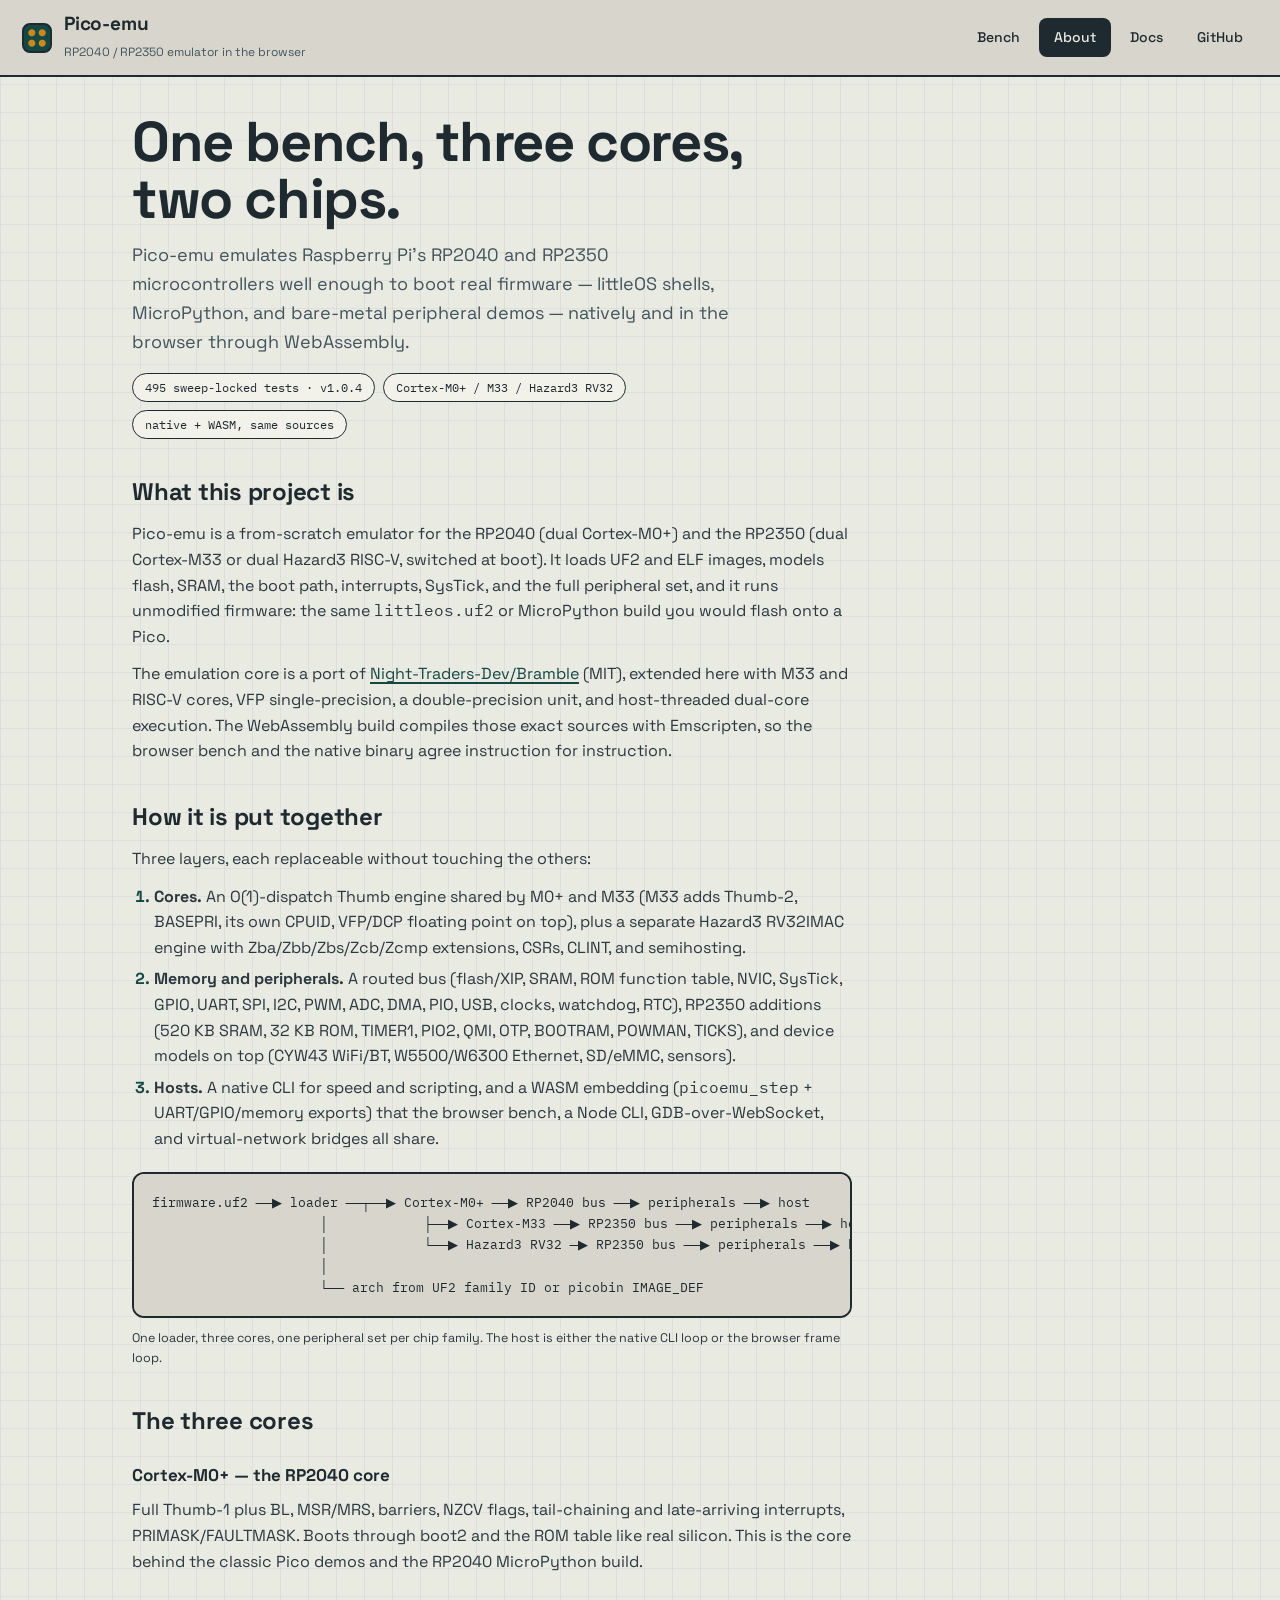
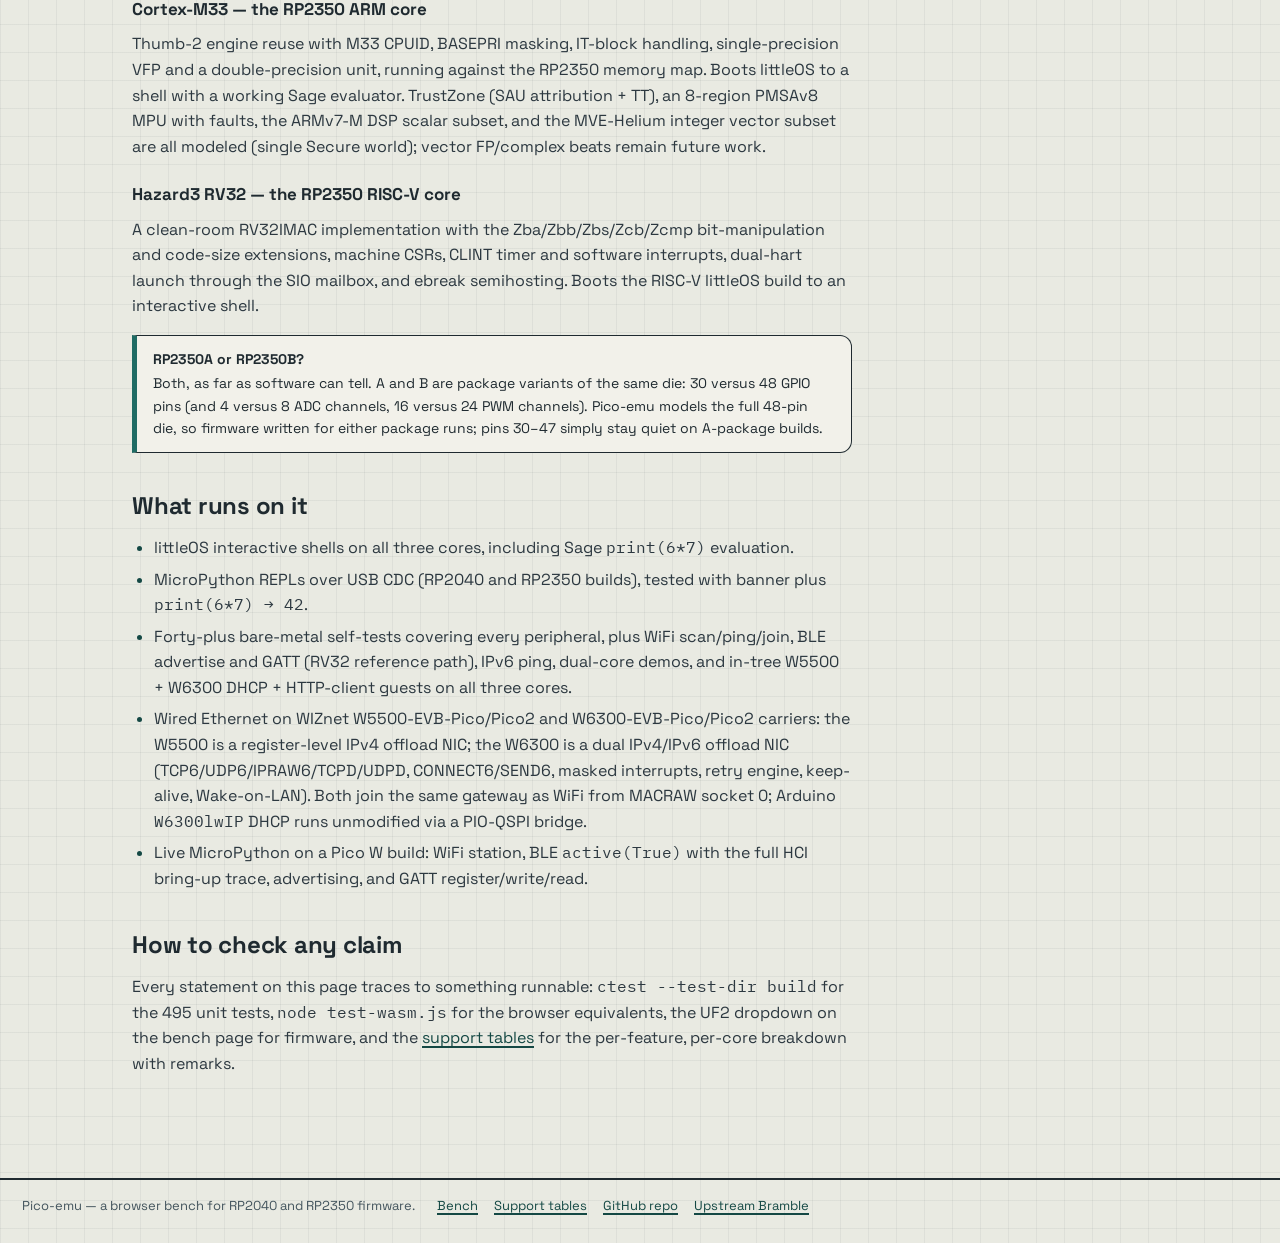
<file: web/about.html>
<!DOCTYPE html>
<html lang="en">
<head>
<meta charset="UTF-8">
<meta name="viewport" content="width=device-width, initial-scale=1.0">
<title>About — Pico-emu RP2040/RP2350 emulator</title>
<meta name="description" content="What Pico-emu is, how the emulator is built, and how the three CPU cores map onto RP2040 and RP2350 silicon.">
<link rel="icon" type="image/png" href="./picoemu-logo.png">
<link rel="preconnect" href="https://fonts.googleapis.com">
<link rel="preconnect" href="https://fonts.gstatic.com" crossorigin>
<link href="https://fonts.googleapis.com/css2?family=Space+Grotesk:wght@400;500;700&family=IBM+Plex+Mono:wght@400;500&display=swap" rel="stylesheet">
<link rel="stylesheet" href="./site.css">
</head>
<body>

<header class="faceplate">
  <a class="brand" href="./index.html" aria-label="Pico-emu home">
    <span class="brand-mark" aria-hidden="true"></span>
    <span>
      <span class="brand-name">Pico-emu</span><br>
      <span class="brand-sub">RP2040 / RP2350 emulator in the browser</span>
    </span>
  </a>
  <nav class="site-nav" aria-label="Site">
    <a href="./index.html">Bench</a>
    <a href="./about.html" aria-current="page">About</a>
    <a href="./docs.html">Docs</a>
    <a href="https://github.com/danish9661/pico-emulator">GitHub</a>
  </nav>
</header>

<main class="page">
  <div class="page-hero">
    <h1>One bench, three cores, two chips.</h1>
    <p class="lede">Pico-emu emulates Raspberry Pi's RP2040 and RP2350 microcontrollers well enough to boot real firmware — littleOS shells, MicroPython, and bare-metal peripheral demos — natively and in the browser through WebAssembly.</p>
    <div class="facts">
      <span class="fact">495 sweep-locked tests · v1.0.4</span>
      <span class="fact">Cortex-M0+ / M33 / Hazard3 RV32</span>
      <span class="fact">native + WASM, same sources</span>
    </div>
  </div>

  <div class="prose">
    <h2>What this project is</h2>
    <p>Pico-emu is a from-scratch emulator for the RP2040 (dual Cortex-M0+) and the RP2350 (dual Cortex-M33 or dual Hazard3 RISC-V, switched at boot). It loads UF2 and ELF images, models flash, SRAM, the boot path, interrupts, SysTick, and the full peripheral set, and it runs unmodified firmware: the same <code>littleos.uf2</code> or MicroPython build you would flash onto a Pico.</p>
    <p>The emulation core is a port of <a href="https://github.com/Night-Traders-Dev/Bramble">Night-Traders-Dev/Bramble</a> (MIT), extended here with M33 and RISC-V cores, VFP single-precision, a double-precision unit, and host-threaded dual-core execution. The WebAssembly build compiles those exact sources with Emscripten, so the browser bench and the native binary agree instruction for instruction.</p>

    <h2>How it is put together</h2>
    <p>Three layers, each replaceable without touching the others:</p>
    <ol>
      <li><strong>Cores.</strong> An O(1)-dispatch Thumb engine shared by M0+ and M33 (M33 adds Thumb-2, BASEPRI, its own CPUID, VFP/DCP floating point on top), plus a separate Hazard3 RV32IMAC engine with Zba/Zbb/Zbs/Zcb/Zcmp extensions, CSRs, CLINT, and semihosting.</li>
      <li><strong>Memory and peripherals.</strong> A routed bus (flash/XIP, SRAM, ROM function table, NVIC, SysTick, GPIO, UART, SPI, I2C, PWM, ADC, DMA, PIO, USB, clocks, watchdog, RTC), RP2350 additions (520&nbsp;KB SRAM, 32&nbsp;KB ROM, TIMER1, PIO2, QMI, OTP, BOOTRAM, POWMAN, TICKS), and device models on top (CYW43 WiFi/BT, W5500/W6300 Ethernet, SD/eMMC, sensors).</li>
      <li><strong>Hosts.</strong> A native CLI for speed and scripting, and a WASM embedding (<code>picoemu_step</code> + UART/GPIO/memory exports) that the browser bench, a Node CLI, GDB-over-WebSocket, and virtual-network bridges all share.</li>
    </ol>

    <div class="arch-diagram">firmware.uf2 ──▶ loader ──┬──▶ Cortex-M0+ ──▶ RP2040 bus ──▶ peripherals ──▶ host
                     │            ├──▶ Cortex-M33 ──▶ RP2350 bus ──▶ peripherals ──▶ host
                     │            └──▶ Hazard3 RV32 ─▶ RP2350 bus ──▶ peripherals ──▶ host
                     │
                     └── arch from UF2 family ID or picobin IMAGE_DEF</div>
    <p class="diagram-cap">One loader, three cores, one peripheral set per chip family. The host is either the native CLI loop or the browser frame loop.</p>

    <h2>The three cores</h2>
    <h3>Cortex-M0+ — the RP2040 core</h3>
    <p>Full Thumb-1 plus BL, MSR/MRS, barriers, NZCV flags, tail-chaining and late-arriving interrupts, PRIMASK/FAULTMASK. Boots through boot2 and the ROM table like real silicon. This is the core behind the classic Pico demos and the RP2040 MicroPython build.</p>
    <h3>Cortex-M33 — the RP2350 ARM core</h3>
    <p>Thumb-2 engine reuse with M33 CPUID, BASEPRI masking, IT-block handling, single-precision VFP and a double-precision unit, running against the RP2350 memory map. Boots littleOS to a shell with a working Sage evaluator. TrustZone (SAU attribution + TT), an 8-region PMSAv8 MPU with faults, the ARMv7-M DSP scalar subset, and the MVE-Helium integer vector subset are all modeled (single Secure world); vector FP/complex beats remain future work.</p>
    <h3>Hazard3 RV32 — the RP2350 RISC-V core</h3>
    <p>A clean-room RV32IMAC implementation with the Zba/Zbb/Zbs/Zcb/Zcmp bit-manipulation and code-size extensions, machine CSRs, CLINT timer and software interrupts, dual-hart launch through the SIO mailbox, and ebreak semihosting. Boots the RISC-V littleOS build to an interactive shell.</p>

    <div class="callout">
      <strong>RP2350A or RP2350B?</strong>
      Both, as far as software can tell. A and B are package variants of the same die: 30 versus 48 GPIO pins (and 4 versus 8 ADC channels, 16 versus 24 PWM channels). Pico-emu models the full 48-pin die, so firmware written for either package runs; pins 30–47 simply stay quiet on A-package builds.
    </div>

    <h2>What runs on it</h2>
    <ul>
      <li>littleOS interactive shells on all three cores, including Sage <code>print(6*7)</code> evaluation.</li>
      <li>MicroPython REPLs over USB CDC (RP2040 and RP2350 builds), tested with banner plus <code>print(6*7) → 42</code>.</li>
      <li>Forty-plus bare-metal self-tests covering every peripheral, plus WiFi scan/ping/join, BLE advertise and GATT (RV32 reference path), IPv6 ping, dual-core demos, and in-tree W5500 + W6300 DHCP + HTTP-client guests on all three cores.</li>
      <li>Wired Ethernet on WIZnet W5500-EVB-Pico/Pico2 and W6300-EVB-Pico/Pico2 carriers: the W5500 is a register-level IPv4 offload NIC; the W6300 is a dual IPv4/IPv6 offload NIC (TCP6/UDP6/IPRAW6/TCPD/UDPD, CONNECT6/SEND6, masked interrupts, retry engine, keep-alive, Wake-on-LAN). Both join the same gateway as WiFi from MACRAW socket 0; Arduino <code>W6300lwIP</code> DHCP runs unmodified via a PIO-QSPI bridge.</li>
      <li>Live MicroPython on a Pico W build: WiFi station, BLE <code>active(True)</code> with the full HCI bring-up trace, advertising, and GATT register/write/read.</li>
    </ul>

    <h2>How to check any claim</h2>
    <p>Every statement on this page traces to something runnable: <code>ctest --test-dir build</code> for the 495 unit tests, <code>node test-wasm.js</code> for the browser equivalents, the UF2 dropdown on the bench page for firmware, and the <a href="./docs.html">support tables</a> for the per-feature, per-core breakdown with remarks.</p>
  </div>
</main>

<footer class="page-footer">
  <span>Pico-emu — a browser bench for RP2040 and RP2350 firmware.</span>
  <nav aria-label="Footer">
    <a href="./index.html">Bench</a>
    <a href="./docs.html">Support tables</a>
    <a href="https://github.com/danish9661/pico-emulator">GitHub repo</a>
    <a href="https://github.com/Night-Traders-Dev/Bramble">Upstream Bramble</a>
  </nav>
</footer>

</body>
</html>
</file>
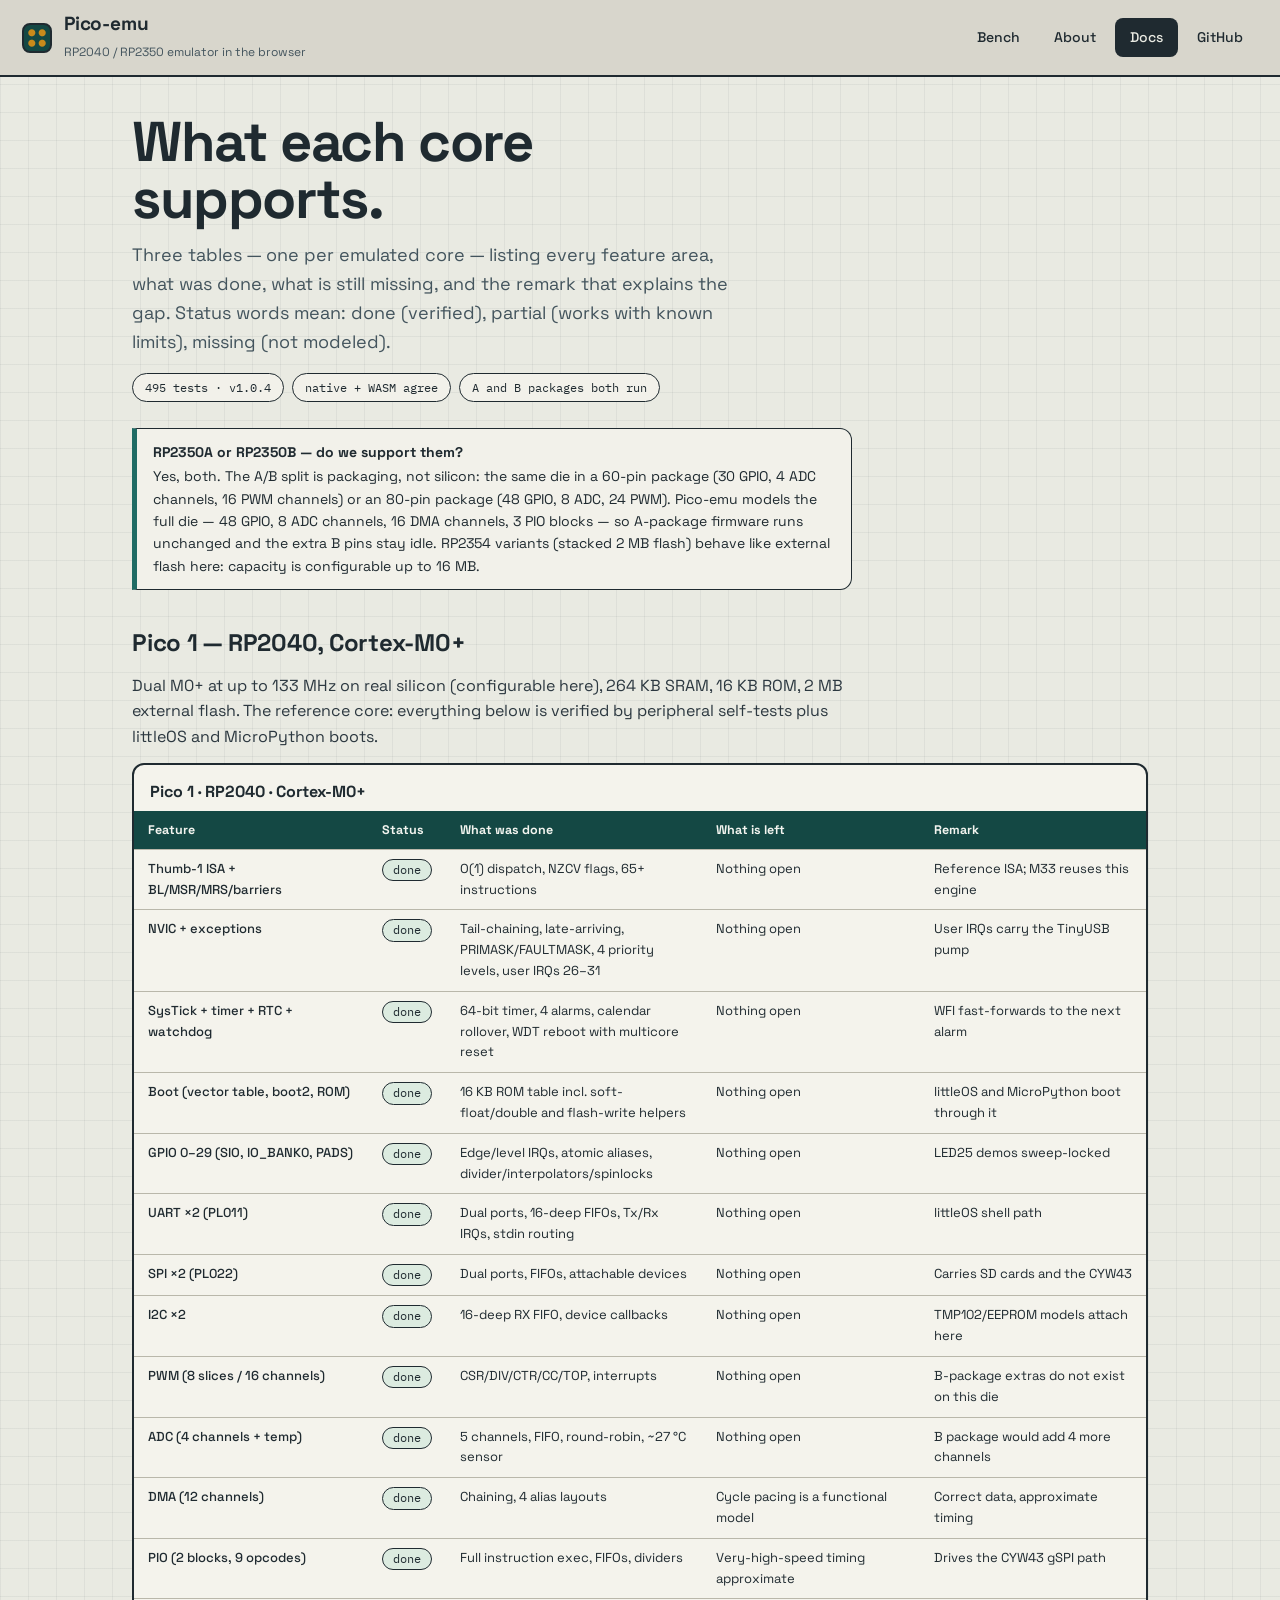
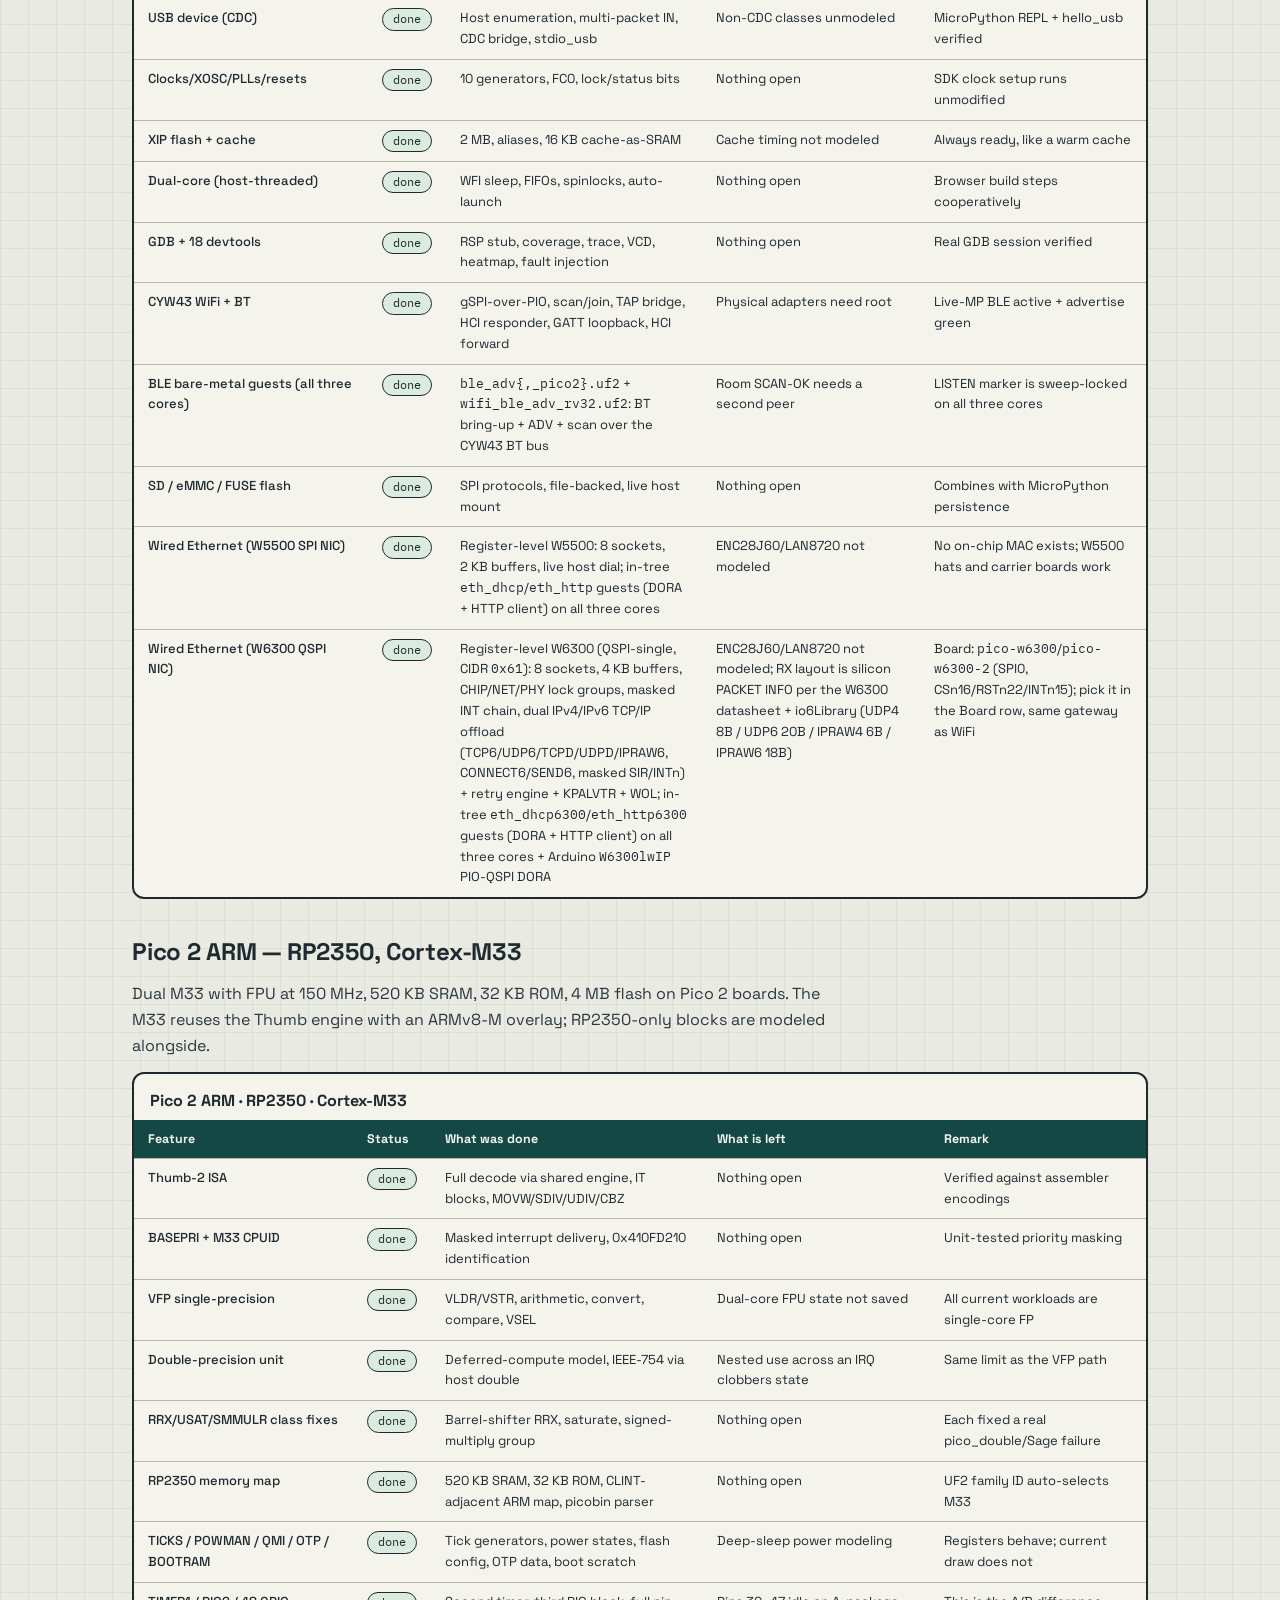
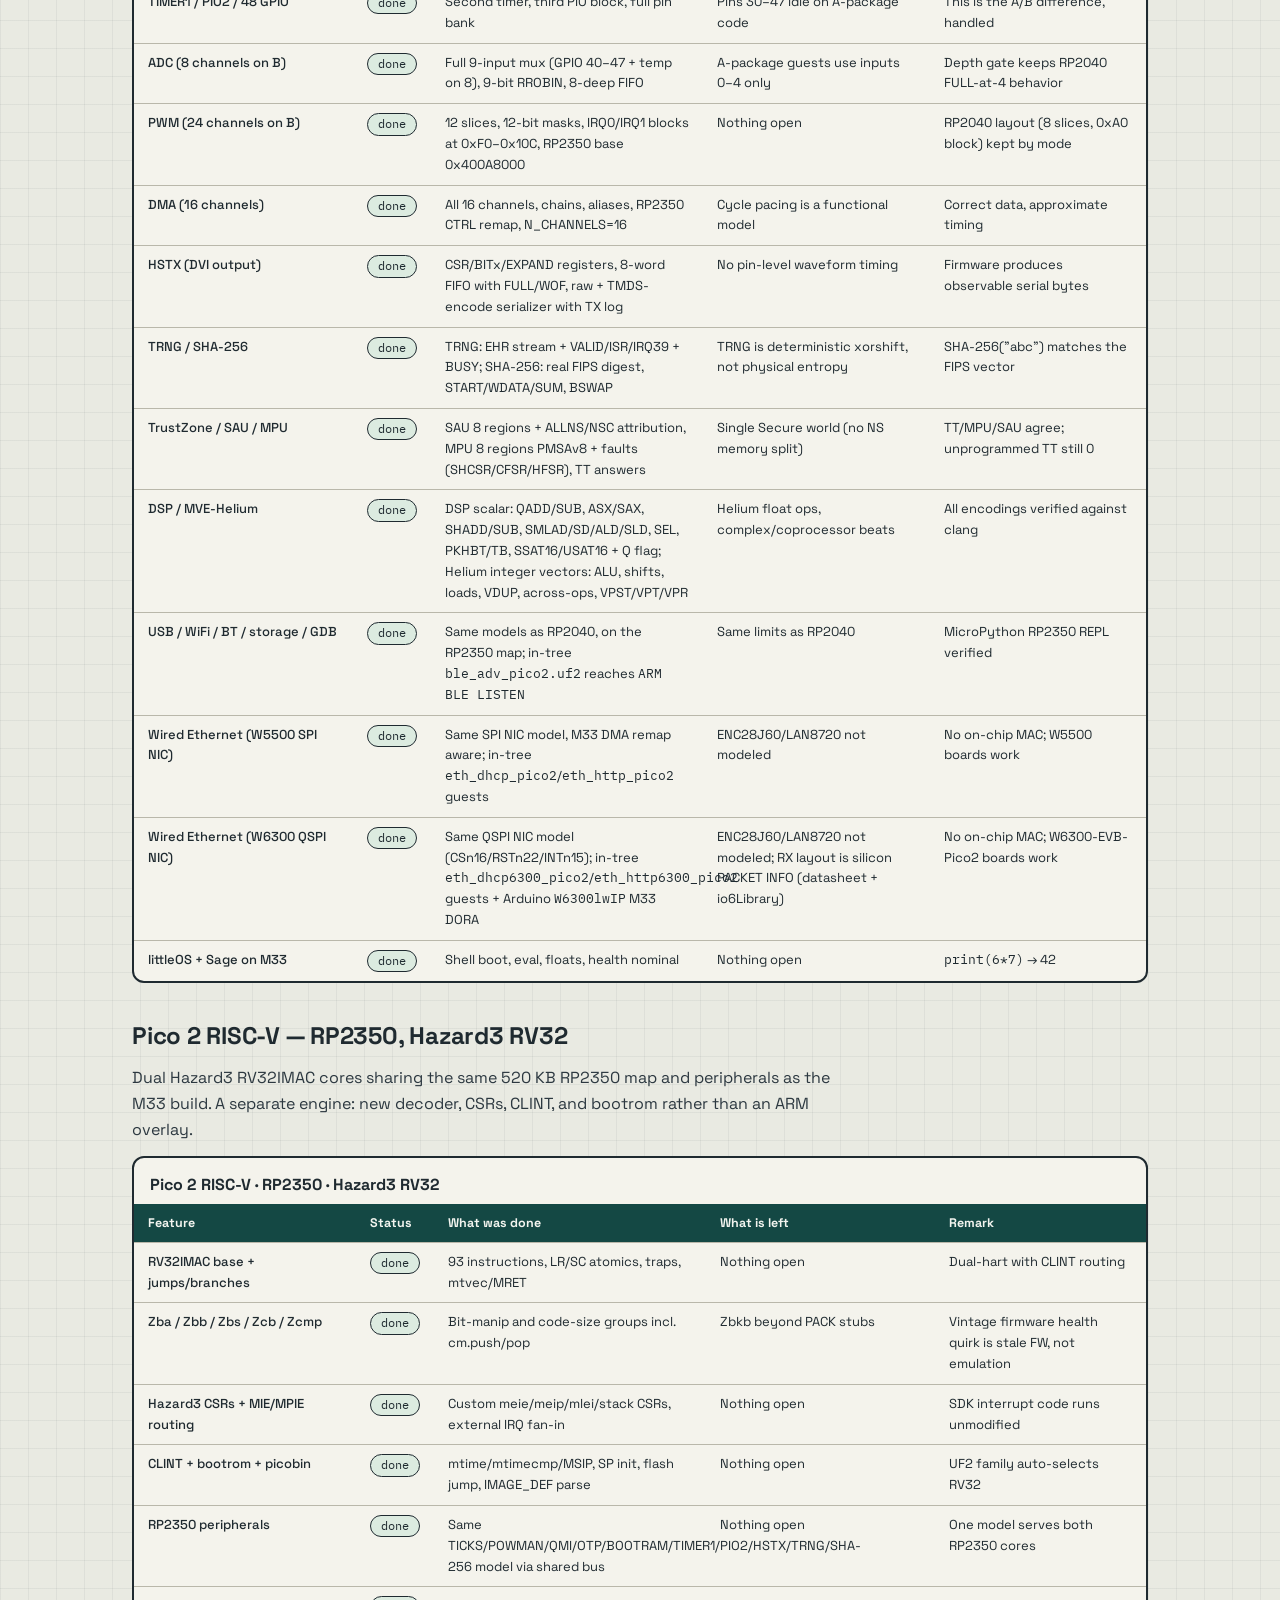
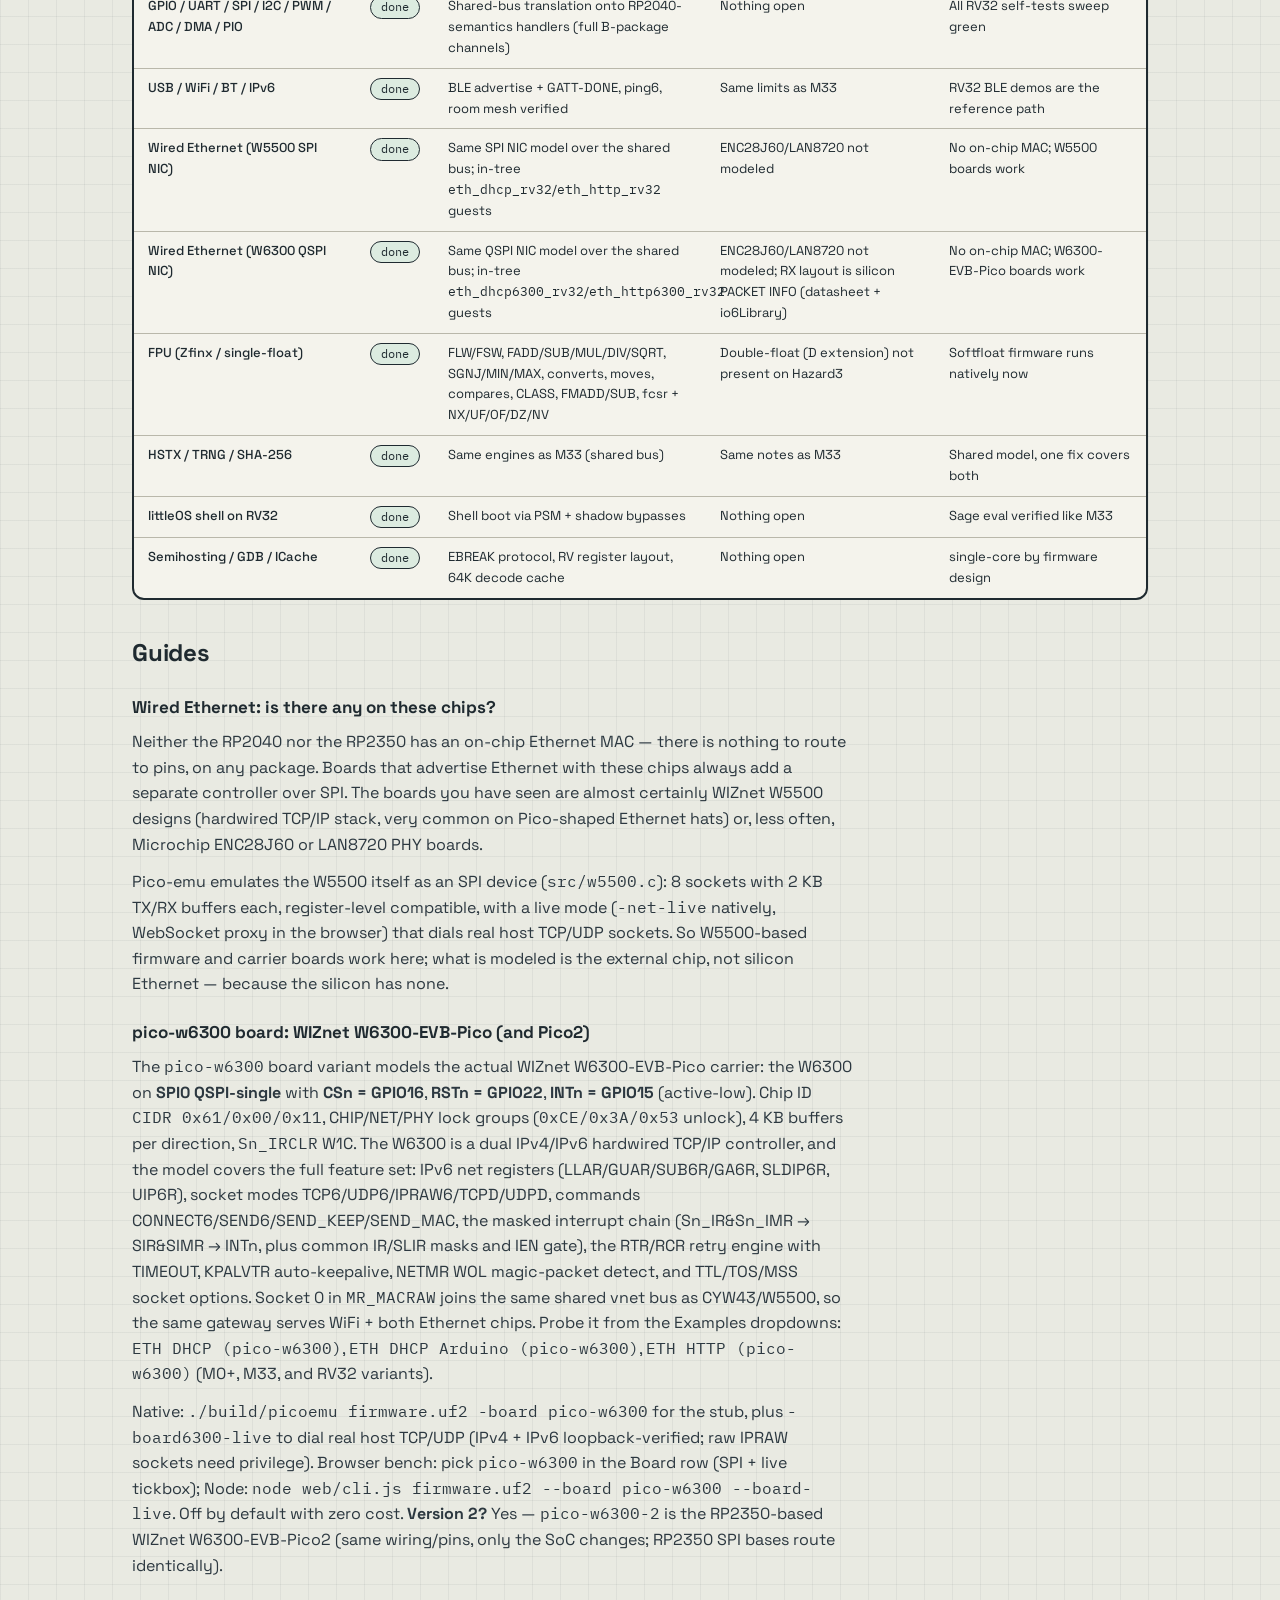
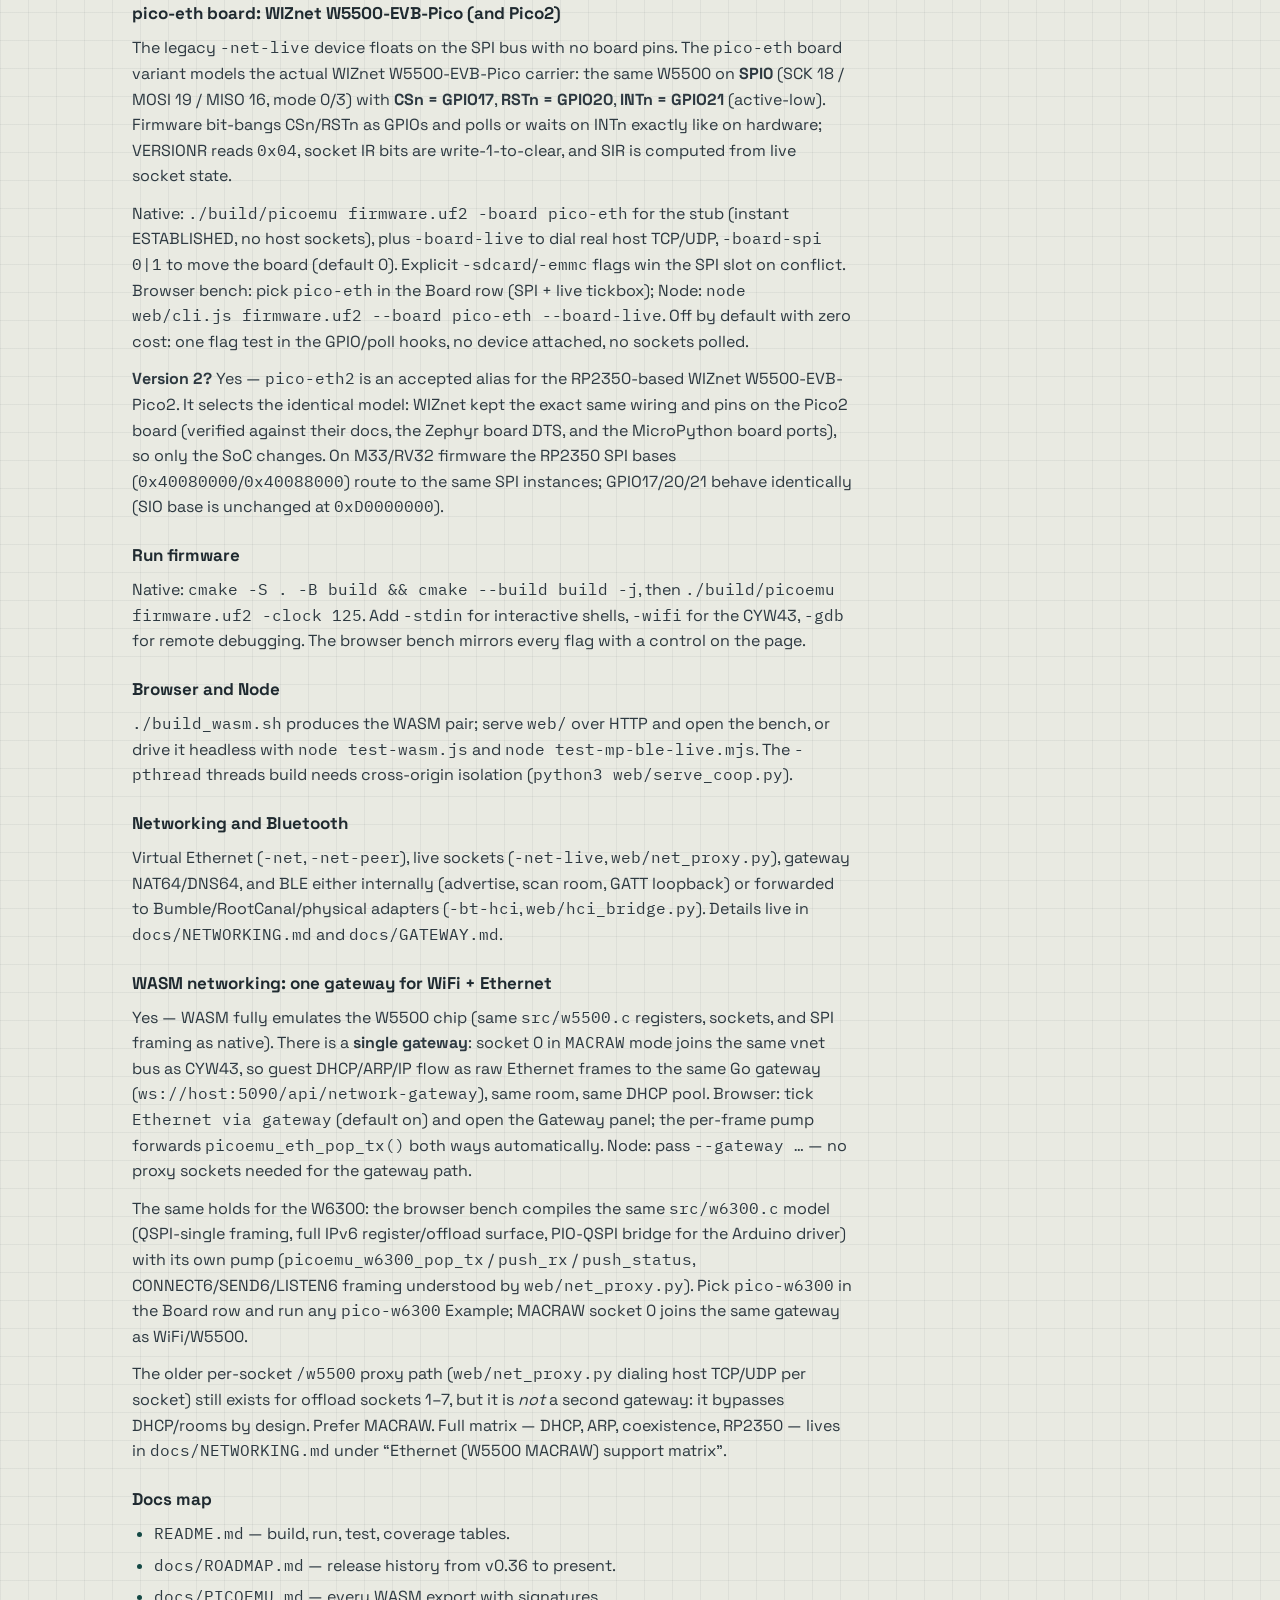
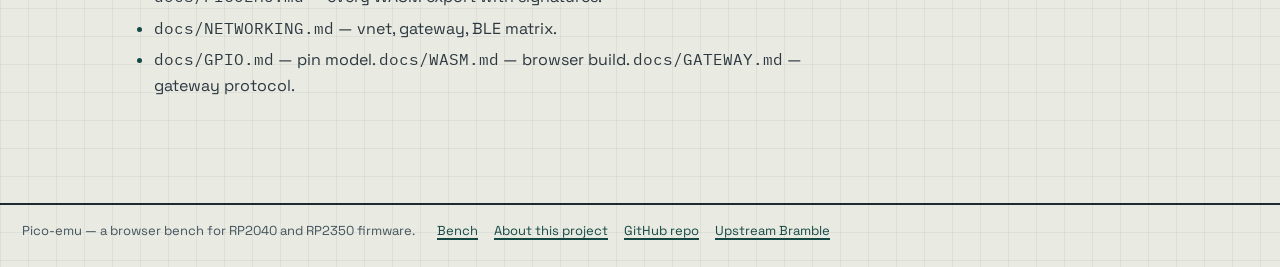
<file: web/docs.html>
<!DOCTYPE html>
<html lang="en">
<head>
<meta charset="UTF-8">
<meta name="viewport" content="width=device-width, initial-scale=1.0">
<title>Docs — Pico-emu per-core support tables</title>
<meta name="description" content="Feature support tables for RP2040 Cortex-M0+, RP2350 Cortex-M33, and RP2350 Hazard3 RV32 in the Pico-emu emulator.">
<link rel="icon" type="image/png" href="./picoemu-logo.png">
<link rel="preconnect" href="https://fonts.googleapis.com">
<link rel="preconnect" href="https://fonts.gstatic.com" crossorigin>
<link href="https://fonts.googleapis.com/css2?family=Space+Grotesk:wght@400;500;700&family=IBM+Plex+Mono:wght@400;500&display=swap" rel="stylesheet">
<link rel="stylesheet" href="./site.css">
</head>
<body>

<header class="faceplate">
  <a class="brand" href="./index.html" aria-label="Pico-emu home">
    <span class="brand-mark" aria-hidden="true"></span>
    <span>
      <span class="brand-name">Pico-emu</span><br>
      <span class="brand-sub">RP2040 / RP2350 emulator in the browser</span>
    </span>
  </a>
  <nav class="site-nav" aria-label="Site">
    <a href="./index.html">Bench</a>
    <a href="./about.html">About</a>
    <a href="./docs.html" aria-current="page">Docs</a>
    <a href="https://github.com/danish9661/pico-emulator">GitHub</a>
  </nav>
</header>

<main class="page">
  <div class="page-hero">
    <h1>What each core supports.</h1>
    <p class="lede">Three tables — one per emulated core — listing every feature area, what was done, what is still missing, and the remark that explains the gap. Status words mean: done (verified), partial (works with known limits), missing (not modeled).</p>
    <div class="facts">
      <span class="fact">495 tests · v1.0.4</span>
      <span class="fact">native + WASM agree</span>
      <span class="fact">A and B packages both run</span>
    </div>
  </div>

  <div class="prose">
    <div class="callout">
      <strong>RP2350A or RP2350B — do we support them?</strong>
      Yes, both. The A/B split is packaging, not silicon: the same die in a 60-pin package (30 GPIO, 4 ADC channels, 16 PWM channels) or an 80-pin package (48 GPIO, 8 ADC, 24 PWM). Pico-emu models the full die — 48 GPIO, 8 ADC channels, 16 DMA channels, 3 PIO blocks — so A-package firmware runs unchanged and the extra B pins stay idle. RP2354 variants (stacked 2&nbsp;MB flash) behave like external flash here: capacity is configurable up to 16&nbsp;MB.
    </div>

    <h2>Pico 1 — RP2040, Cortex-M0+</h2>
    <p>Dual M0+ at up to 133&nbsp;MHz on real silicon (configurable here), 264&nbsp;KB SRAM, 16&nbsp;KB ROM, 2&nbsp;MB external flash. The reference core: everything below is verified by peripheral self-tests plus littleOS and MicroPython boots.</p>
  </div>
  <div class="table-scroll" role="region" aria-label="RP2040 Cortex-M0+ support table" tabindex="0">
  <table class="support">
    <caption>Pico 1 · RP2040 · Cortex-M0+</caption>
    <thead><tr><th scope="col">Feature</th><th scope="col">Status</th><th scope="col">What was done</th><th scope="col">What is left</th><th scope="col">Remark</th></tr></thead>
    <tbody>
      <tr><td>Thumb-1 ISA + BL/MSR/MRS/barriers</td><td><span class="pill done">done</span></td><td>O(1) dispatch, NZCV flags, 65+ instructions</td><td>Nothing open</td><td>Reference ISA; M33 reuses this engine</td></tr>
      <tr><td>NVIC + exceptions</td><td><span class="pill done">done</span></td><td>Tail-chaining, late-arriving, PRIMASK/FAULTMASK, 4 priority levels, user IRQs 26–31</td><td>Nothing open</td><td>User IRQs carry the TinyUSB pump</td></tr>
      <tr><td>SysTick + timer + RTC + watchdog</td><td><span class="pill done">done</span></td><td>64-bit timer, 4 alarms, calendar rollover, WDT reboot with multicore reset</td><td>Nothing open</td><td>WFI fast-forwards to the next alarm</td></tr>
      <tr><td>Boot (vector table, boot2, ROM)</td><td><span class="pill done">done</span></td><td>16&nbsp;KB ROM table incl. soft-float/double and flash-write helpers</td><td>Nothing open</td><td>littleOS and MicroPython boot through it</td></tr>
      <tr><td>GPIO 0–29 (SIO, IO_BANK0, PADS)</td><td><span class="pill done">done</span></td><td>Edge/level IRQs, atomic aliases, divider/interpolators/spinlocks</td><td>Nothing open</td><td>LED25 demos sweep-locked</td></tr>
      <tr><td>UART ×2 (PL011)</td><td><span class="pill done">done</span></td><td>Dual ports, 16-deep FIFOs, Tx/Rx IRQs, stdin routing</td><td>Nothing open</td><td>littleOS shell path</td></tr>
      <tr><td>SPI ×2 (PL022)</td><td><span class="pill done">done</span></td><td>Dual ports, FIFOs, attachable devices</td><td>Nothing open</td><td>Carries SD cards and the CYW43</td></tr>
      <tr><td>I2C ×2</td><td><span class="pill done">done</span></td><td>16-deep RX FIFO, device callbacks</td><td>Nothing open</td><td>TMP102/EEPROM models attach here</td></tr>
      <tr><td>PWM (8 slices / 16 channels)</td><td><span class="pill done">done</span></td><td>CSR/DIV/CTR/CC/TOP, interrupts</td><td>Nothing open</td><td>B-package extras do not exist on this die</td></tr>
      <tr><td>ADC (4 channels + temp)</td><td><span class="pill done">done</span></td><td>5 channels, FIFO, round-robin, ~27&nbsp;°C sensor</td><td>Nothing open</td><td>B package would add 4 more channels</td></tr>
      <tr><td>DMA (12 channels)</td><td><span class="pill done">done</span></td><td>Chaining, 4 alias layouts</td><td>Cycle pacing is a functional model</td><td>Correct data, approximate timing</td></tr>
      <tr><td>PIO (2 blocks, 9 opcodes)</td><td><span class="pill done">done</span></td><td>Full instruction exec, FIFOs, dividers</td><td>Very-high-speed timing approximate</td><td>Drives the CYW43 gSPI path</td></tr>
      <tr><td>USB device (CDC)</td><td><span class="pill done">done</span></td><td>Host enumeration, multi-packet IN, CDC bridge, stdio_usb</td><td>Non-CDC classes unmodeled</td><td>MicroPython REPL + hello_usb verified</td></tr>
      <tr><td>Clocks/XOSC/PLLs/resets</td><td><span class="pill done">done</span></td><td>10 generators, FC0, lock/status bits</td><td>Nothing open</td><td>SDK clock setup runs unmodified</td></tr>
      <tr><td>XIP flash + cache</td><td><span class="pill done">done</span></td><td>2&nbsp;MB, aliases, 16&nbsp;KB cache-as-SRAM</td><td>Cache timing not modeled</td><td>Always ready, like a warm cache</td></tr>
      <tr><td>Dual-core (host-threaded)</td><td><span class="pill done">done</span></td><td>WFI sleep, FIFOs, spinlocks, auto-launch</td><td>Nothing open</td><td>Browser build steps cooperatively</td></tr>
      <tr><td>GDB + 18 devtools</td><td><span class="pill done">done</span></td><td>RSP stub, coverage, trace, VCD, heatmap, fault injection</td><td>Nothing open</td><td>Real GDB session verified</td></tr>
      <tr><td>CYW43 WiFi + BT</td><td><span class="pill done">done</span></td><td>gSPI-over-PIO, scan/join, TAP bridge, HCI responder, GATT loopback, HCI forward</td><td>Physical adapters need root</td><td>Live-MP BLE active + advertise green</td></tr>
      <tr><td>BLE bare-metal guests (all three cores)</td><td><span class="pill done">done</span></td><td><code>ble_adv{,_pico2}.uf2</code> + <code>wifi_ble_adv_rv32.uf2</code>: BT bring-up + ADV + scan over the CYW43 BT bus</td><td>Room SCAN-OK needs a second peer</td><td>LISTEN marker is sweep-locked on all three cores</td></tr>
      <tr><td>SD / eMMC / FUSE flash</td><td><span class="pill done">done</span></td><td>SPI protocols, file-backed, live host mount</td><td>Nothing open</td><td>Combines with MicroPython persistence</td></tr>
      <tr><td>Wired Ethernet (W5500 SPI NIC)</td><td><span class="pill done">done</span></td><td>Register-level W5500: 8 sockets, 2&nbsp;KB buffers, live host dial; in-tree <code>eth_dhcp</code>/<code>eth_http</code> guests (DORA + HTTP client) on all three cores</td><td>ENC28J60/LAN8720 not modeled</td><td>No on-chip MAC exists; W5500 hats and carrier boards work</td></tr>
      <tr><td>Wired Ethernet (W6300 QSPI NIC)</td><td><span class="pill done">done</span></td><td>Register-level W6300 (QSPI-single, CIDR <code>0x61</code>): 8 sockets, 4&nbsp;KB buffers, CHIP/NET/PHY lock groups, masked INT chain, dual IPv4/IPv6 TCP/IP offload (TCP6/UDP6/TCPD/UDPD/IPRAW6, CONNECT6/SEND6, masked SIR/INTn) + retry engine + KPALVTR + WOL; in-tree <code>eth_dhcp6300</code>/<code>eth_http6300</code> guests (DORA + HTTP client) on all three cores + Arduino <code>W6300lwIP</code> PIO-QSPI DORA</td><td>ENC28J60/LAN8720 not modeled; RX layout is silicon PACKET INFO per the W6300 datasheet + io6Library (UDP4 8B / UDP6 20B / IPRAW4 6B / IPRAW6 18B)</td><td>Board: <code>pico-w6300</code>/<code>pico-w6300-2</code> (SPI0, CSn16/RSTn22/INTn15); pick it in the Board row, same gateway as WiFi</td></tr>
    </tbody>
  </table>
  </div>

  <div class="prose">
    <h2>Pico 2 ARM — RP2350, Cortex-M33</h2>
    <p>Dual M33 with FPU at 150&nbsp;MHz, 520&nbsp;KB SRAM, 32&nbsp;KB ROM, 4&nbsp;MB flash on Pico&nbsp;2 boards. The M33 reuses the Thumb engine with an ARMv8-M overlay; RP2350-only blocks are modeled alongside.</p>
  </div>
  <div class="table-scroll" role="region" aria-label="RP2350 Cortex-M33 support table" tabindex="0">
  <table class="support">
    <caption>Pico 2 ARM · RP2350 · Cortex-M33</caption>
    <thead><tr><th scope="col">Feature</th><th scope="col">Status</th><th scope="col">What was done</th><th scope="col">What is left</th><th scope="col">Remark</th></tr></thead>
    <tbody>
      <tr><td>Thumb-2 ISA</td><td><span class="pill done">done</span></td><td>Full decode via shared engine, IT blocks, MOVW/SDIV/UDIV/CBZ</td><td>Nothing open</td><td>Verified against assembler encodings</td></tr>
      <tr><td>BASEPRI + M33 CPUID</td><td><span class="pill done">done</span></td><td>Masked interrupt delivery, 0x410FD210 identification</td><td>Nothing open</td><td>Unit-tested priority masking</td></tr>
      <tr><td>VFP single-precision</td><td><span class="pill done">done</span></td><td>VLDR/VSTR, arithmetic, convert, compare, VSEL</td><td>Dual-core FPU state not saved</td><td>All current workloads are single-core FP</td></tr>
      <tr><td>Double-precision unit</td><td><span class="pill done">done</span></td><td>Deferred-compute model, IEEE-754 via host double</td><td>Nested use across an IRQ clobbers state</td><td>Same limit as the VFP path</td></tr>
      <tr><td>RRX/USAT/SMMULR class fixes</td><td><span class="pill done">done</span></td><td>Barrel-shifter RRX, saturate, signed-multiply group</td><td>Nothing open</td><td>Each fixed a real pico_double/Sage failure</td></tr>
      <tr><td>RP2350 memory map</td><td><span class="pill done">done</span></td><td>520&nbsp;KB SRAM, 32&nbsp;KB ROM, CLINT-adjacent ARM map, picobin parser</td><td>Nothing open</td><td>UF2 family ID auto-selects M33</td></tr>
      <tr><td>TICKS / POWMAN / QMI / OTP / BOOTRAM</td><td><span class="pill done">done</span></td><td>Tick generators, power states, flash config, OTP data, boot scratch</td><td>Deep-sleep power modeling</td><td>Registers behave; current draw does not</td></tr>
      <tr><td>TIMER1 / PIO2 / 48 GPIO</td><td><span class="pill done">done</span></td><td>Second timer, third PIO block, full pin bank</td><td>Pins 30–47 idle on A-package code</td><td>This is the A/B difference, handled</td></tr>
      <tr><td>ADC (8 channels on B)</td><td><span class="pill done">done</span></td><td>Full 9-input mux (GPIO 40–47 + temp on 8), 9-bit RROBIN, 8-deep FIFO</td><td>A-package guests use inputs 0–4 only</td><td>Depth gate keeps RP2040 FULL-at-4 behavior</td></tr>
      <tr><td>PWM (24 channels on B)</td><td><span class="pill done">done</span></td><td>12 slices, 12-bit masks, IRQ0/IRQ1 blocks at 0xF0–0x10C, RP2350 base 0x400A8000</td><td>Nothing open</td><td>RP2040 layout (8 slices, 0xA0 block) kept by mode</td></tr>
      <tr><td>DMA (16 channels)</td><td><span class="pill done">done</span></td><td>All 16 channels, chains, aliases, RP2350 CTRL remap, N_CHANNELS=16</td><td>Cycle pacing is a functional model</td><td>Correct data, approximate timing</td></tr>
      <tr><td>HSTX (DVI output)</td><td><span class="pill done">done</span></td><td>CSR/BITx/EXPAND registers, 8-word FIFO with FULL/WOF, raw + TMDS-encode serializer with TX log</td><td>No pin-level waveform timing</td><td>Firmware produces observable serial bytes</td></tr>
      <tr><td>TRNG / SHA-256</td><td><span class="pill done">done</span></td><td>TRNG: EHR stream + VALID/ISR/IRQ39 + BUSY; SHA-256: real FIPS digest, START/WDATA/SUM, BSWAP</td><td>TRNG is deterministic xorshift, not physical entropy</td><td>SHA-256("abc") matches the FIPS vector</td></tr>
      <tr><td>TrustZone / SAU / MPU</td><td><span class="pill done">done</span></td><td>SAU 8 regions + ALLNS/NSC attribution, MPU 8 regions PMSAv8 + faults (SHCSR/CFSR/HFSR), TT answers</td><td>Single Secure world (no NS memory split)</td><td>TT/MPU/SAU agree; unprogrammed TT still 0</td></tr>
      <tr><td>DSP / MVE-Helium</td><td><span class="pill done">done</span></td><td>DSP scalar: QADD/SUB, ASX/SAX, SHADD/SUB, SMLAD/SD/ALD/SLD, SEL, PKHBT/TB, SSAT16/USAT16 + Q flag; Helium integer vectors: ALU, shifts, loads, VDUP, across-ops, VPST/VPT/VPR</td><td>Helium float ops, complex/coprocessor beats</td><td>All encodings verified against clang</td></tr>
      <tr><td>USB / WiFi / BT / storage / GDB</td><td><span class="pill done">done</span></td><td>Same models as RP2040, on the RP2350 map; in-tree <code>ble_adv_pico2.uf2</code> reaches <code>ARM BLE LISTEN</code></td><td>Same limits as RP2040</td><td>MicroPython RP2350 REPL verified</td></tr>
      <tr><td>Wired Ethernet (W5500 SPI NIC)</td><td><span class="pill done">done</span></td><td>Same SPI NIC model, M33 DMA remap aware; in-tree <code>eth_dhcp_pico2</code>/<code>eth_http_pico2</code> guests</td><td>ENC28J60/LAN8720 not modeled</td><td>No on-chip MAC; W5500 boards work</td></tr>
      <tr><td>Wired Ethernet (W6300 QSPI NIC)</td><td><span class="pill done">done</span></td><td>Same QSPI NIC model (CSn16/RSTn22/INTn15); in-tree <code>eth_dhcp6300_pico2</code>/<code>eth_http6300_pico2</code> guests + Arduino <code>W6300lwIP</code> M33 DORA</td><td>ENC28J60/LAN8720 not modeled; RX layout is silicon PACKET INFO (datasheet + io6Library)</td><td>No on-chip MAC; W6300-EVB-Pico2 boards work</td></tr>
      <tr><td>littleOS + Sage on M33</td><td><span class="pill done">done</span></td><td>Shell boot, eval, floats, health nominal</td><td>Nothing open</td><td><code>print(6*7)</code> → 42</td></tr>
    </tbody>
  </table>
  </div>

  <div class="prose">
    <h2>Pico 2 RISC-V — RP2350, Hazard3 RV32</h2>
    <p>Dual Hazard3 RV32IMAC cores sharing the same 520&nbsp;KB RP2350 map and peripherals as the M33 build. A separate engine: new decoder, CSRs, CLINT, and bootrom rather than an ARM overlay.</p>
  </div>
  <div class="table-scroll" role="region" aria-label="RP2350 Hazard3 RV32 support table" tabindex="0">
  <table class="support">
    <caption>Pico 2 RISC-V · RP2350 · Hazard3 RV32</caption>
    <thead><tr><th scope="col">Feature</th><th scope="col">Status</th><th scope="col">What was done</th><th scope="col">What is left</th><th scope="col">Remark</th></tr></thead>
    <tbody>
      <tr><td>RV32IMAC base + jumps/branches</td><td><span class="pill done">done</span></td><td>93 instructions, LR/SC atomics, traps, mtvec/MRET</td><td>Nothing open</td><td>Dual-hart with CLINT routing</td></tr>
      <tr><td>Zba / Zbb / Zbs / Zcb / Zcmp</td><td><span class="pill done">done</span></td><td>Bit-manip and code-size groups incl. cm.push/pop</td><td>Zbkb beyond PACK stubs</td><td>Vintage firmware health quirk is stale FW, not emulation</td></tr>
      <tr><td>Hazard3 CSRs + MIE/MPIE routing</td><td><span class="pill done">done</span></td><td>Custom meie/meip/mlei/stack CSRs, external IRQ fan-in</td><td>Nothing open</td><td>SDK interrupt code runs unmodified</td></tr>
      <tr><td>CLINT + bootrom + picobin</td><td><span class="pill done">done</span></td><td>mtime/mtimecmp/MSIP, SP init, flash jump, IMAGE_DEF parse</td><td>Nothing open</td><td>UF2 family auto-selects RV32</td></tr>
      <tr><td>RP2350 peripherals</td><td><span class="pill done">done</span></td><td>Same TICKS/POWMAN/QMI/OTP/BOOTRAM/TIMER1/PIO2/HSTX/TRNG/SHA-256 model via shared bus</td><td>Nothing open</td><td>One model serves both RP2350 cores</td></tr>
      <tr><td>GPIO / UART / SPI / I2C / PWM / ADC / DMA / PIO</td><td><span class="pill done">done</span></td><td>Shared-bus translation onto RP2040-semantics handlers (full B-package channels)</td><td>Nothing open</td><td>All RV32 self-tests sweep green</td></tr>
      <tr><td>USB / WiFi / BT / IPv6</td><td><span class="pill done">done</span></td><td>BLE advertise + GATT-DONE, ping6, room mesh verified</td><td>Same limits as M33</td><td>RV32 BLE demos are the reference path</td></tr>
      <tr><td>Wired Ethernet (W5500 SPI NIC)</td><td><span class="pill done">done</span></td><td>Same SPI NIC model over the shared bus; in-tree <code>eth_dhcp_rv32</code>/<code>eth_http_rv32</code> guests</td><td>ENC28J60/LAN8720 not modeled</td><td>No on-chip MAC; W5500 boards work</td></tr>
      <tr><td>Wired Ethernet (W6300 QSPI NIC)</td><td><span class="pill done">done</span></td><td>Same QSPI NIC model over the shared bus; in-tree <code>eth_dhcp6300_rv32</code>/<code>eth_http6300_rv32</code> guests</td><td>ENC28J60/LAN8720 not modeled; RX layout is silicon PACKET INFO (datasheet + io6Library)</td><td>No on-chip MAC; W6300-EVB-Pico boards work</td></tr>
      <tr><td>FPU (Zfinx / single-float)</td><td><span class="pill done">done</span></td><td>FLW/FSW, FADD/SUB/MUL/DIV/SQRT, SGNJ/MIN/MAX, converts, moves, compares, CLASS, FMADD/SUB, fcsr + NX/UF/OF/DZ/NV</td><td>Double-float (D extension) not present on Hazard3</td><td>Softfloat firmware runs natively now</td></tr>
      <tr><td>HSTX / TRNG / SHA-256</td><td><span class="pill done">done</span></td><td>Same engines as M33 (shared bus)</td><td>Same notes as M33</td><td>Shared model, one fix covers both</td></tr>
      <tr><td>littleOS shell on RV32</td><td><span class="pill done">done</span></td><td>Shell boot via PSM + shadow bypasses</td><td>Nothing open</td><td>Sage eval verified like M33</td></tr>
      <tr><td>Semihosting / GDB / ICache</td><td><span class="pill done">done</span></td><td>EBREAK protocol, RV register layout, 64K decode cache</td><td>Nothing open</td><td>single-core by firmware design</td></tr>
    </tbody>
  </table>
  </div>

  <div class="prose">
    <h2>Guides</h2>
    <h3>Wired Ethernet: is there any on these chips?</h3>
    <p>Neither the RP2040 nor the RP2350 has an on-chip Ethernet MAC — there is nothing to route to pins, on any package. Boards that advertise Ethernet with these chips always add a separate controller over SPI. The boards you have seen are almost certainly WIZnet W5500 designs (hardwired TCP/IP stack, very common on Pico-shaped Ethernet hats) or, less often, Microchip ENC28J60 or LAN8720 PHY boards.</p>
    <p>Pico-emu emulates the W5500 itself as an SPI device (<code>src/w5500.c</code>): 8 sockets with 2&nbsp;KB TX/RX buffers each, register-level compatible, with a live mode (<code>-net-live</code> natively, WebSocket proxy in the browser) that dials real host TCP/UDP sockets. So W5500-based firmware and carrier boards work here; what is modeled is the external chip, not silicon Ethernet — because the silicon has none.</p>
    <h3>pico-w6300 board: WIZnet W6300-EVB-Pico (and Pico2)</h3>
    <p>The <code>pico-w6300</code> board variant models the actual WIZnet W6300-EVB-Pico carrier: the W6300 on <strong>SPI0 QSPI-single</strong> with <strong>CSn&nbsp;=&nbsp;GPIO16</strong>, <strong>RSTn&nbsp;=&nbsp;GPIO22</strong>, <strong>INTn&nbsp;=&nbsp;GPIO15</strong> (active-low). Chip ID <code>CIDR 0x61/0x00/0x11</code>, CHIP/NET/PHY lock groups (<code>0xCE/0x3A/0x53</code> unlock), 4&nbsp;KB buffers per direction, <code>Sn_IRCLR</code> W1C. The W6300 is a dual IPv4/IPv6 hardwired TCP/IP controller, and the model covers the full feature set: IPv6 net registers (LLAR/GUAR/SUB6R/GA6R, SLDIP6R, UIP6R), socket modes TCP6/UDP6/IPRAW6/TCPD/UDPD, commands CONNECT6/SEND6/SEND_KEEP/SEND_MAC, the masked interrupt chain (Sn_IR&amp;Sn_IMR → SIR&amp;SIMR → INTn, plus common IR/SLIR masks and IEN gate), the RTR/RCR retry engine with TIMEOUT, KPALVTR auto-keepalive, NETMR WOL magic-packet detect, and TTL/TOS/MSS socket options. Socket 0 in <code>MR_MACRAW</code> joins the same shared vnet bus as CYW43/W5500, so the same gateway serves WiFi + both Ethernet chips. Probe it from the Examples dropdowns: <code>ETH DHCP (pico-w6300)</code>, <code>ETH DHCP Arduino (pico-w6300)</code>, <code>ETH HTTP (pico-w6300)</code> (M0+, M33, and RV32 variants).</p>
    <p>Native: <code>./build/picoemu firmware.uf2 -board pico-w6300</code> for the stub, plus <code>-board6300-live</code> to dial real host TCP/UDP (IPv4 + IPv6 loopback-verified; raw IPRAW sockets need privilege). Browser bench: pick <code>pico-w6300</code> in the Board row (SPI + live tickbox); Node: <code>node web/cli.js firmware.uf2 --board pico-w6300 --board-live</code>. Off by default with zero cost. <strong>Version 2?</strong> Yes — <code>pico-w6300-2</code> is the RP2350-based WIZnet W6300-EVB-Pico2 (same wiring/pins, only the SoC changes; RP2350 SPI bases route identically).</p>
    <h3>pico-eth board: WIZnet W5500-EVB-Pico (and Pico2)</h3>
    <p>The legacy <code>-net-live</code> device floats on the SPI bus with no board pins. The <code>pico-eth</code> board variant models the actual WIZnet W5500-EVB-Pico carrier: the same W5500 on <strong>SPI0</strong> (SCK&nbsp;18 / MOSI&nbsp;19 / MISO&nbsp;16, mode&nbsp;0/3) with <strong>CSn&nbsp;=&nbsp;GPIO17</strong>, <strong>RSTn&nbsp;=&nbsp;GPIO20</strong>, <strong>INTn&nbsp;=&nbsp;GPIO21</strong> (active-low). Firmware bit-bangs CSn/RSTn as GPIOs and polls or waits on INTn exactly like on hardware; VERSIONR reads <code>0x04</code>, socket IR bits are write-1-to-clear, and SIR is computed from live socket state.</p>
    <p>Native: <code>./build/picoemu firmware.uf2 -board pico-eth</code> for the stub (instant ESTABLISHED, no host sockets), plus <code>-board-live</code> to dial real host TCP/UDP, <code>-board-spi 0|1</code> to move the board (default&nbsp;0). Explicit <code>-sdcard</code>/<code>-emmc</code> flags win the SPI slot on conflict. Browser bench: pick <code>pico-eth</code> in the Board row (SPI + live tickbox); Node: <code>node web/cli.js firmware.uf2 --board pico-eth --board-live</code>. Off by default with zero cost: one flag test in the GPIO/poll hooks, no device attached, no sockets polled.</p>
    <p><strong>Version 2?</strong> Yes — <code>pico-eth2</code> is an accepted alias for the RP2350-based WIZnet W5500-EVB-Pico2. It selects the identical model: WIZnet kept the exact same wiring and pins on the Pico2 board (verified against their docs, the Zephyr board DTS, and the MicroPython board ports), so only the SoC changes. On M33/RV32 firmware the RP2350 SPI bases (<code>0x40080000</code>/<code>0x40088000</code>) route to the same SPI instances; GPIO17/20/21 behave identically (SIO base is unchanged at <code>0xD0000000</code>).</p>
    <h3>Run firmware</h3>
    <p>Native: <code>cmake -S . -B build &amp;&amp; cmake --build build -j</code>, then <code>./build/picoemu firmware.uf2 -clock 125</code>. Add <code>-stdin</code> for interactive shells, <code>-wifi</code> for the CYW43, <code>-gdb</code> for remote debugging. The browser bench mirrors every flag with a control on the page.</p>
    <h3>Browser and Node</h3>
    <p><code>./build_wasm.sh</code> produces the WASM pair; serve <code>web/</code> over HTTP and open the bench, or drive it headless with <code>node test-wasm.js</code> and <code>node test-mp-ble-live.mjs</code>. The <code>-pthread</code> threads build needs cross-origin isolation (<code>python3 web/serve_coop.py</code>).</p>
    <h3>Networking and Bluetooth</h3>
    <p>Virtual Ethernet (<code>-net</code>, <code>-net-peer</code>), live sockets (<code>-net-live</code>, <code>web/net_proxy.py</code>), gateway NAT64/DNS64, and BLE either internally (advertise, scan room, GATT loopback) or forwarded to Bumble/RootCanal/physical adapters (<code>-bt-hci</code>, <code>web/hci_bridge.py</code>). Details live in <code>docs/NETWORKING.md</code> and <code>docs/GATEWAY.md</code>.</p>
    <h3>WASM networking: one gateway for WiFi + Ethernet</h3>
    <p>Yes — WASM fully emulates the W5500 chip (same <code>src/w5500.c</code> registers, sockets, and SPI framing as native). There is a <strong>single gateway</strong>: socket&nbsp;0 in <code>MACRAW</code> mode joins the same vnet bus as CYW43, so guest DHCP/ARP/IP flow as raw Ethernet frames to the same Go gateway (<code>ws://host:5090/api/network-gateway</code>), same room, same DHCP pool. Browser: tick <code>Ethernet via gateway</code> (default on) and open the Gateway panel; the per-frame pump forwards <code>picoemu_eth_pop_tx()</code> both ways automatically. Node: pass <code>--gateway …</code> — no proxy sockets needed for the gateway path.</p>
    <p>The same holds for the W6300: the browser bench compiles the same <code>src/w6300.c</code> model (QSPI-single framing, full IPv6 register/offload surface, PIO-QSPI bridge for the Arduino driver) with its own pump (<code>picoemu_w6300_pop_tx</code> / <code>push_rx</code> / <code>push_status</code>, CONNECT6/SEND6/LISTEN6 framing understood by <code>web/net_proxy.py</code>). Pick <code>pico-w6300</code> in the Board row and run any <code>pico-w6300</code> Example; MACRAW socket 0 joins the same gateway as WiFi/W5500.</p>
    <p>The older per-socket <code>/w5500</code> proxy path (<code>web/net_proxy.py</code> dialing host TCP/UDP per socket) still exists for offload sockets&nbsp;1–7, but it is <em>not</em> a second gateway: it bypasses DHCP/rooms by design. Prefer MACRAW. Full matrix — DHCP, ARP, coexistence, RP2350 — lives in <code>docs/NETWORKING.md</code> under “Ethernet (W5500 MACRAW) support matrix”.</p>
    <h3>Docs map</h3>
    <ul>
      <li><code>README.md</code> — build, run, test, coverage tables.</li>
      <li><code>docs/ROADMAP.md</code> — release history from v0.36 to present.</li>
      <li><code>docs/PICOEMU.md</code> — every WASM export with signatures.</li>
      <li><code>docs/NETWORKING.md</code> — vnet, gateway, BLE matrix.</li>
      <li><code>docs/GPIO.md</code> — pin model. <code>docs/WASM.md</code> — browser build. <code>docs/GATEWAY.md</code> — gateway protocol.</li>
    </ul>
  </div>
</main>

<footer class="page-footer">
  <span>Pico-emu — a browser bench for RP2040 and RP2350 firmware.</span>
  <nav aria-label="Footer">
    <a href="./index.html">Bench</a>
    <a href="./about.html">About this project</a>
    <a href="https://github.com/danish9661/pico-emulator">GitHub repo</a>
    <a href="https://github.com/Night-Traders-Dev/Bramble">Upstream Bramble</a>
  </nav>
</footer>

</body>
</html>
</file>
<file: web/site.css>
/* Pico-emu site design system — "bench instrument" theme.
 * Subject: a browser emulator for RP2040/RP2350 silicon. The visual
 * language comes from the lab bench, not from marketing SaaS:
 * instrument chassis, VFD display well, and a 2x20 Pico pin header.
 *
 * Tokens
 *   --paper    cool lab gray-green page (deliberately cool, not warm cream)
 *   --ink      deep slate ink for prose (not pure black)
 *   --chassis  instrument faceplate gray
 *   --well     deep green-black VFD well (displays only, never page bg)
 *   --solder   solder-mask teal, primary accent
 *   --copper   copper, reserved for live/active states only
 *   --amber    signal amber for LEDs and warnings
 *   --line     warm-gray hairline
 * Type: Space Grotesk (prose/display) + IBM Plex Mono (machine data only).
 * Radii vary by hierarchy: controls 8px, panels 12px, display well 16px.
 * No global soft card shadows; wells get an inset shadow instead.
 */
:root {
  --paper: #e9eae2;
  --paper-deep: #dfe0d6;
  --ink: #1f2a30;
  --ink-soft: #43545d;
  --chassis: #d8d6cc;
  --well: #14201f;
  --well-ink: #cfe3d4;
  --solder: #1f6b64;
  --solder-deep: #144844;
  --copper: #a85b2a;
  --amber: #c98a1b;
  --danger: #a33b2e;
  --line: #b9b7aa;
  --grid: rgba(31, 42, 48, 0.055);
  --radius-control: 8px;
  --radius-panel: 12px;
  --radius-well: 16px;
  --font-prose: "Space Grotesk", "Avenir Next", "Segoe UI", system-ui, sans-serif;
  --font-data: "IBM Plex Mono", "SFMono-Regular", Menlo, Consolas, monospace;
}

* { margin: 0; padding: 0; box-sizing: border-box; }

html {
  -webkit-text-size-adjust: 100%;
  scroll-behavior: smooth;
}

body {
  font-family: var(--font-prose);
  background: var(--paper);
  background-image:
    linear-gradient(var(--grid) 1px, transparent 1px),
    linear-gradient(90deg, var(--grid) 1px, transparent 1px);
  background-size: 28px 28px;
  color: var(--ink);
  line-height: 1.6;
  min-height: 100vh;
  display: flex;
  flex-direction: column;
}

::selection { background: var(--solder); color: #fff; }

:focus-visible {
  outline: 3px solid var(--solder);
  outline-offset: 2px;
  border-radius: 4px;
}

a { color: var(--solder-deep); text-decoration-thickness: 1.5px; text-underline-offset: 3px; }
a:hover { color: var(--copper); }

code, pre, .mono, select, input, button {
  font-family: var(--font-data);
}

/* ---------- Faceplate header ---------- */
.faceplate {
  background: var(--chassis);
  border-bottom: 2px solid var(--ink);
  padding: 12px 22px;
  display: flex;
  align-items: center;
  gap: 18px;
  flex-wrap: wrap;
  position: sticky;
  top: 0;
  z-index: 20;
}

.brand { display: flex; align-items: center; gap: 12px; text-decoration: none; color: var(--ink); }
.brand-mark {
  width: 30px; height: 30px; border-radius: 8px; flex: none;
  background:
    radial-gradient(circle at 30% 30%, var(--amber) 0 3px, transparent 4px),
    radial-gradient(circle at 70% 30%, var(--amber) 0 3px, transparent 4px),
    radial-gradient(circle at 30% 70%, var(--amber) 0 3px, transparent 4px),
    radial-gradient(circle at 70% 70%, var(--amber) 0 3px, transparent 4px),
    var(--solder-deep);
  border: 2px solid var(--ink);
}
.brand-name { font-weight: 700; font-size: 19px; letter-spacing: -0.01em; line-height: 1.1; }
.brand-sub { font-size: 12px; color: var(--ink-soft); line-height: 1.3; }

.site-nav { display: flex; gap: 4px; margin-left: auto; }
.site-nav a {
  text-decoration: none; color: var(--ink); font-weight: 500; font-size: 14px;
  padding: 7px 14px; border-radius: var(--radius-control);
  border: 1.5px solid transparent;
}
.site-nav a:hover { border-color: var(--ink); color: var(--ink); }
.site-nav a[aria-current="page"] { background: var(--ink); color: var(--paper); }

.status-cluster { display: flex; align-items: center; gap: 8px; font-size: 12px; color: var(--ink-soft); }
.status-led { width: 10px; height: 10px; border-radius: 50%; background: #8a8a80; border: 1.5px solid var(--ink); flex: none; }
.status-led.live { background: var(--amber); }
.status { font-family: var(--font-data); font-size: 12px; }

/* ---------- Bench layout (demo) ---------- */
.bench {
  display: grid;
  grid-template-columns: 330px minmax(0, 1fr);
  gap: 18px;
  padding: 18px 22px 8px;
  flex: 1;
  min-height: 0;
  max-width: 1440px;
  width: 100%;
  margin: 0 auto;
  align-items: start;
}

.rail { display: flex; flex-direction: column; gap: 14px; min-width: 0; }
.stage { display: flex; flex-direction: column; gap: 14px; min-width: 0; }

.panel {
  background: var(--chassis);
  border: 1.5px solid var(--ink);
  border-radius: var(--radius-panel);
  padding: 14px;
}
.panel > h2, .panel > h3 {
  font-size: 15px; font-weight: 700; letter-spacing: 0; margin-bottom: 10px;
}
.panel p, .panel li { font-size: 13px; color: var(--ink-soft); }
.panel table { font-size: 12px; }

/* Controls read as instrument knobs: square-ish, high contrast on press */
.btn {
  background: #f2f1ea; color: var(--ink);
  border: 1.5px solid var(--ink); border-radius: var(--radius-control);
  padding: 7px 14px; cursor: pointer; font-size: 13px; font-weight: 500;
}
.btn:hover { background: var(--solder); border-color: var(--solder-deep); color: #fff; }
.btn:active { transform: translateY(1px); }
.btn:disabled { opacity: 0.4; cursor: not-allowed; }
.btn.primary { background: var(--solder-deep); border-color: var(--solder-deep); color: #fff; }
.btn.primary:hover { background: var(--solder); }
.btn-row { display: flex; gap: 8px; flex-wrap: wrap; }

select, input[type="text"], input:not([type]) {
  background: #f4f3ec; color: var(--ink);
  border: 1.5px solid var(--ink); border-radius: var(--radius-control);
  padding: 6px 8px; font-size: 12px; max-width: 100%;
}
label { font-size: 12px; }

/* Serial well: the one memorable element — a VFD-style inset display */
.serial-shell {
  background: var(--well);
  border: 2px solid var(--ink);
  border-radius: var(--radius-well);
  overflow: hidden;
  box-shadow: inset 0 2px 18px rgba(0, 0, 0, 0.55);
}
.serial-bar {
  display: flex; justify-content: space-between; align-items: center;
  padding: 10px 16px; border-bottom: 1px solid rgba(207, 227, 212, 0.22);
  color: var(--well-ink); font-size: 13px; font-weight: 500;
}
#serial-output {
  min-height: 340px; max-height: 52vh; overflow-y: auto;
  padding: 14px 18px; color: var(--well-ink);
  font-family: var(--font-data); font-size: 13px; line-height: 1.55;
  white-space: pre-wrap; word-break: break-all;
  background-image: repeating-linear-gradient(
    to bottom, rgba(255, 255, 255, 0.022) 0 1px, transparent 1px 3px);
}

/* Pico header pin map: pads, not generic tiles */
.gpio-board {
  background: #20241f; color: #d8dccf;
  border: 2px solid var(--ink); border-radius: var(--radius-panel);
  padding: 14px 16px;
}
.gpio-board h3 { color: #eef0e4; font-size: 14px; margin-bottom: 4px; }
.gpio-note { font-size: 12px; color: #a9b09c; margin-bottom: 10px; max-width: 70ch; }
.gpio-grid { display: grid; grid-template-columns: repeat(8, 1fr); gap: 8px; }
.gpio-pin {
  aspect-ratio: 1; border-radius: 50%;
  background: #10130f; border: 2px solid #5a6152;
  display: flex; align-items: center; justify-content: center;
  font-family: var(--font-data); font-size: 9px; color: #c9cfbb;
}
.gpio-pin.high { background: var(--amber); border-color: #7a5c10; color: #231a04; }
.gpio-pin.low { background: #10130f; }

.info-row { display: flex; justify-content: space-between; font-size: 12px; margin-top: 5px; gap: 8px; }
.info-val { font-family: var(--font-data); color: var(--solder-deep); overflow-wrap: anywhere; }
.drop-zone {
  border: 2px dashed var(--solder-deep); border-radius: var(--radius-control);
  padding: 18px; text-align: center; font-size: 13px; cursor: pointer;
  background: rgba(31, 107, 100, 0.07);
}
.drop-zone:hover, .drop-zone.dragover { background: rgba(31, 107, 100, 0.16); border-color: var(--copper); }

/* ---------- Prose pages (about / docs) ---------- */
.page {
  max-width: 1060px; width: 100%; margin: 0 auto;
  padding: 36px 22px 60px;
}
.page-hero { margin-bottom: 26px; max-width: 62ch; }
.page-hero h1 {
  font-size: clamp(34px, 5vw, 56px); line-height: 1.02;
  letter-spacing: -0.025em; font-weight: 700; margin-bottom: 14px;
}
.page-hero p.lede { font-size: 18px; color: var(--ink-soft); max-width: 58ch; }
.page-hero .facts { display: flex; flex-wrap: wrap; gap: 8px; margin-top: 16px; }
.fact {
  font-family: var(--font-data); font-size: 12px;
  border: 1.5px solid var(--ink); border-radius: 999px; padding: 4px 12px;
  background: #f2f1ea;
}
.prose { max-width: 72ch; }
.prose h2 { font-size: 24px; letter-spacing: -0.01em; margin: 34px 0 10px; }
.prose h3 { font-size: 17px; margin: 22px 0 8px; }
.prose p { margin-bottom: 12px; color: #2c3840; }
.prose ul, .prose ol { margin: 0 0 14px 22px; color: #2c3840; }
.prose li { margin-bottom: 6px; }
.prose li::marker { color: var(--solder-deep); font-weight: 700; }

.arch-diagram {
  border: 2px solid var(--ink); border-radius: var(--radius-panel);
  background: var(--chassis); padding: 18px; margin: 20px 0;
  font-family: var(--font-data); font-size: 12.5px; line-height: 1.7;
  overflow-x: auto; white-space: pre;
}
.diagram-cap { font-size: 12.5px; color: var(--ink-soft); margin-top: -10px; margin-bottom: 18px; }

/* Support tables: the core of the docs page */
.table-scroll { overflow-x: auto; border: 2px solid var(--ink); border-radius: var(--radius-panel); background: #f4f3ec; margin: 14px 0 26px; }
table.support { border-collapse: collapse; width: 100%; min-width: 760px; font-size: 13px; }
table.support caption {
  text-align: left; font-weight: 700; font-size: 16px; padding: 14px 16px 6px;
}
table.support th, table.support td {
  text-align: left; vertical-align: top; padding: 9px 14px;
  border-top: 1px solid var(--line); max-width: 34ch;
}
table.support thead th {
  font-family: var(--font-prose); font-size: 12.5px; border-top: none;
  background: var(--solder-deep); color: #f2f4ef;
}
table.support thead th:first-child { border-radius: 0; }
table.support td:first-child { font-weight: 500; }
.pill {
  display: inline-block; font-family: var(--font-data); font-size: 11.5px;
  border: 1.5px solid var(--ink); border-radius: 999px; padding: 1px 10px; white-space: nowrap;
}
.pill.done { background: #dcebe0; }
.pill.partial { background: #f3e6c4; }
.pill.missing { background: #f0d3cb; }
.pill.na { background: transparent; border-style: dashed; color: var(--ink-soft); }

.callout {
  border-left: 5px solid var(--solder); background: #f2f1ea;
  border-top: 1.5px solid var(--ink); border-right: 1.5px solid var(--ink); border-bottom: 1.5px solid var(--ink);
  border-radius: 0 var(--radius-panel) var(--radius-panel) 0;
  padding: 12px 16px; margin: 16px 0; font-size: 14px;
}
.callout strong { display: block; margin-bottom: 2px; }

.page-footer {
  border-top: 2px solid var(--ink); margin-top: 30px; padding: 16px 22px 26px;
  display: flex; flex-wrap: wrap; gap: 8px 22px; align-items: baseline;
  font-size: 13px; color: var(--ink-soft);
  max-width: 1440px; width: 100%; margin-left: auto; margin-right: auto;
}
.page-footer nav { display: flex; gap: 16px; }

/* ---------- Responsive ---------- */
@media (max-width: 960px) {
  .bench { grid-template-columns: 1fr; }
  .rail { order: 2; }
  .stage { order: 1; }
  #serial-output { min-height: 260px; }
  .site-nav { margin-left: 0; }
}
@media (max-width: 560px) {
  .faceplate { padding: 10px 14px; gap: 10px; }
  .bench, .page { padding-left: 14px; padding-right: 14px; }
  .gpio-grid { grid-template-columns: repeat(6, 1fr); }
}

@media (prefers-reduced-motion: reduce) {
  html { scroll-behavior: auto; }
  *, *::before, *::after { transition: none !important; animation: none !important; }
}
</file>
